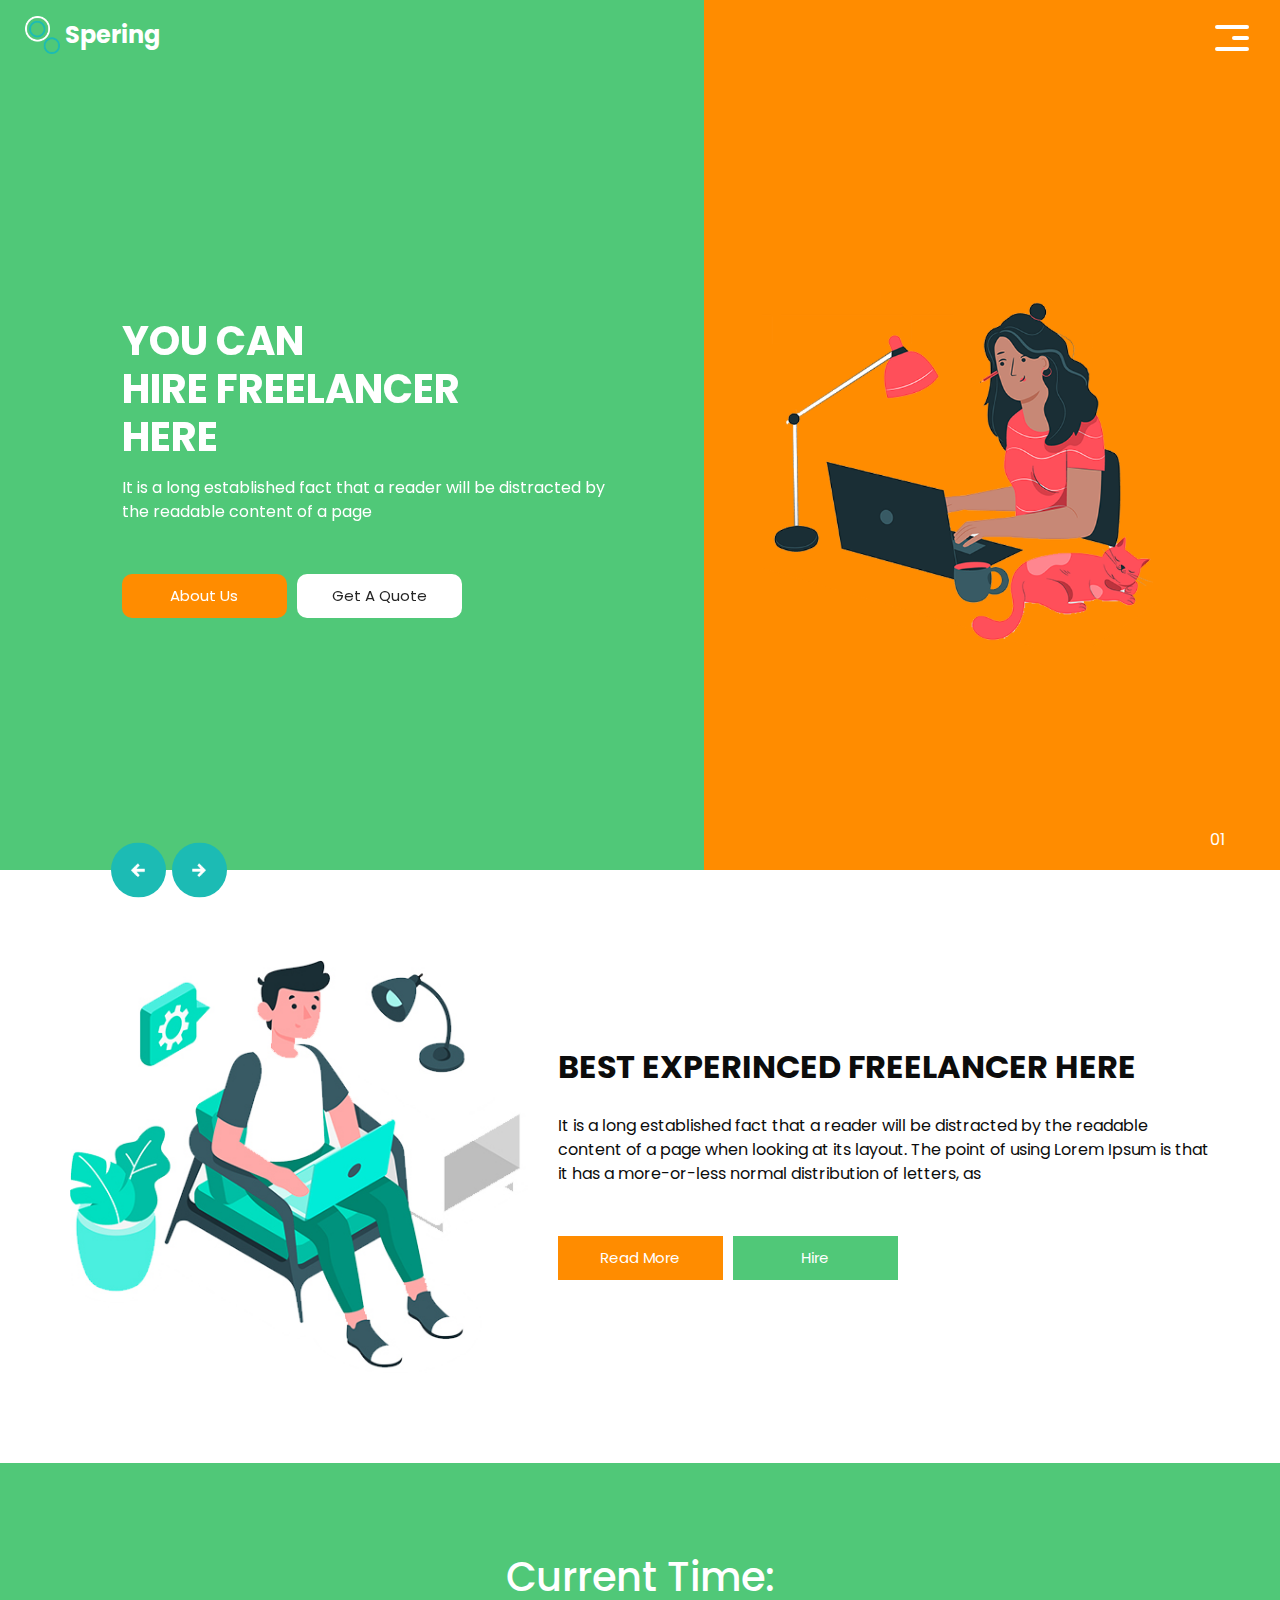
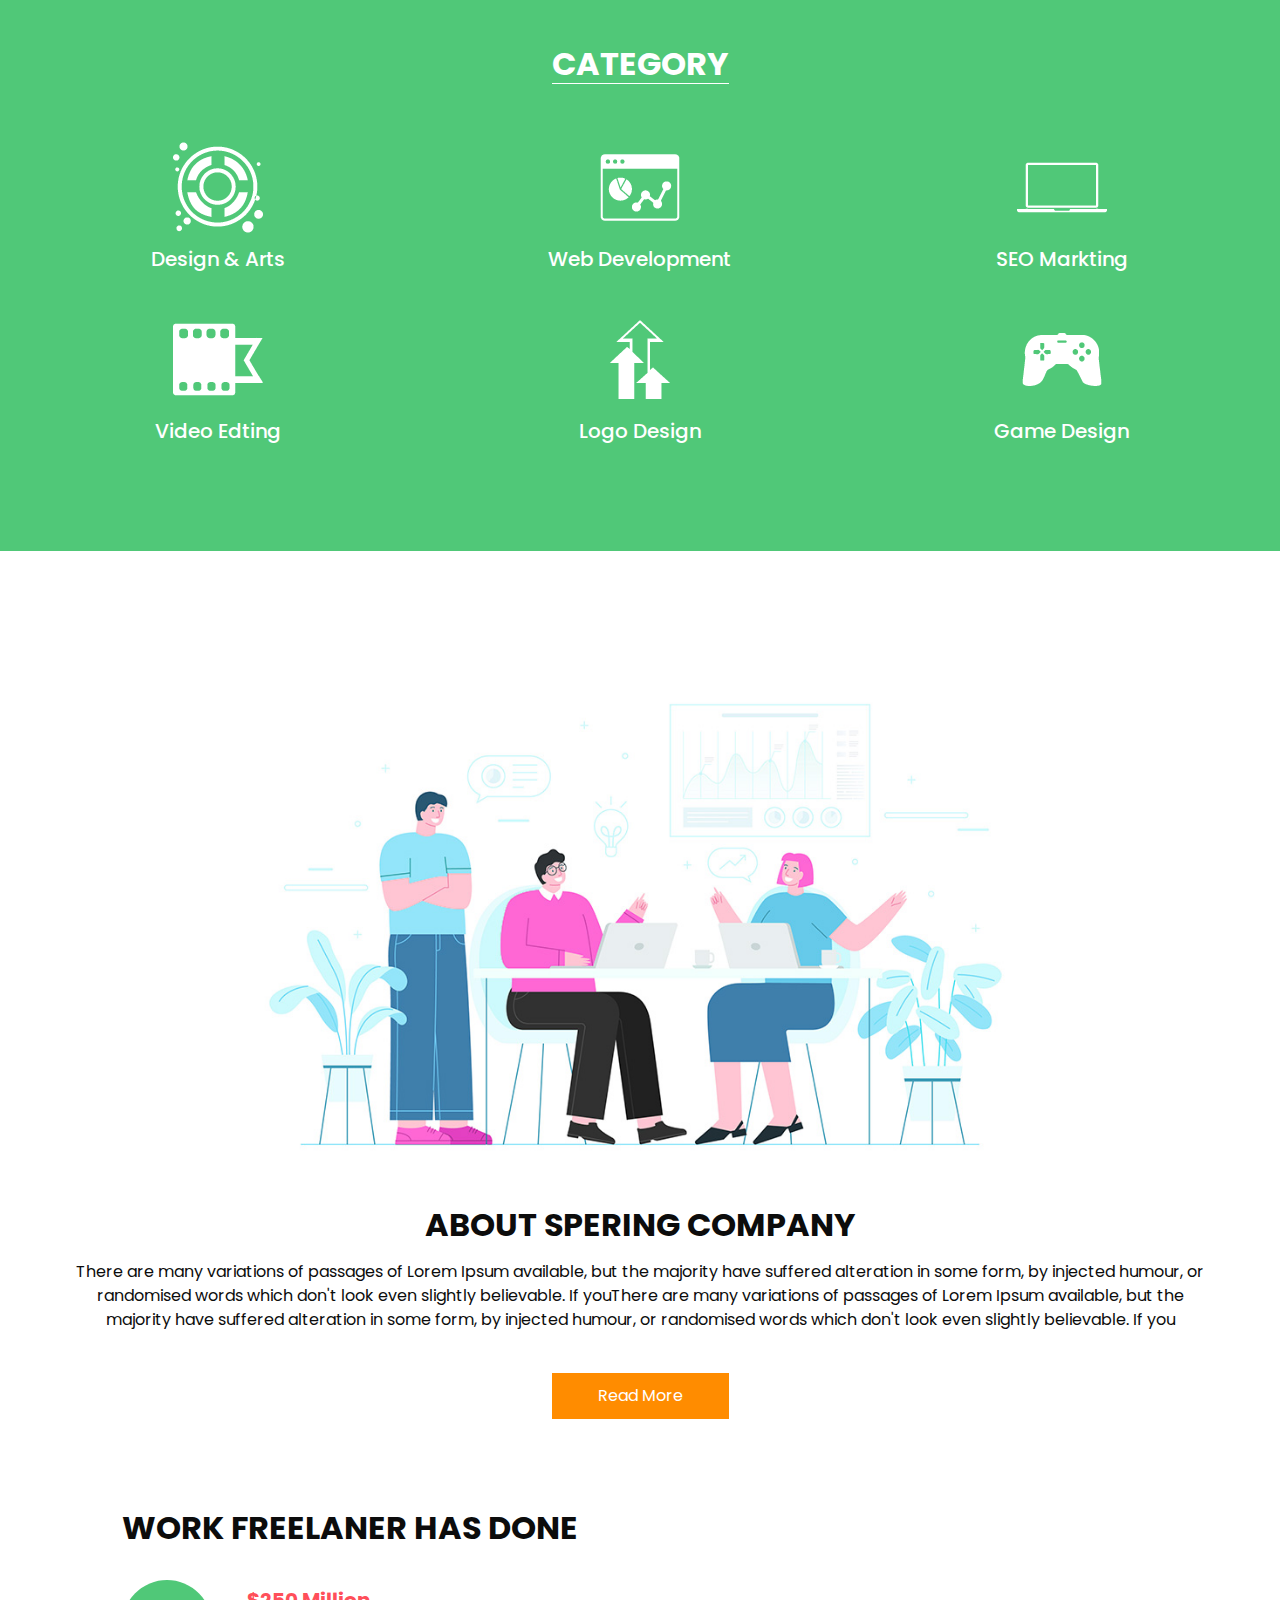
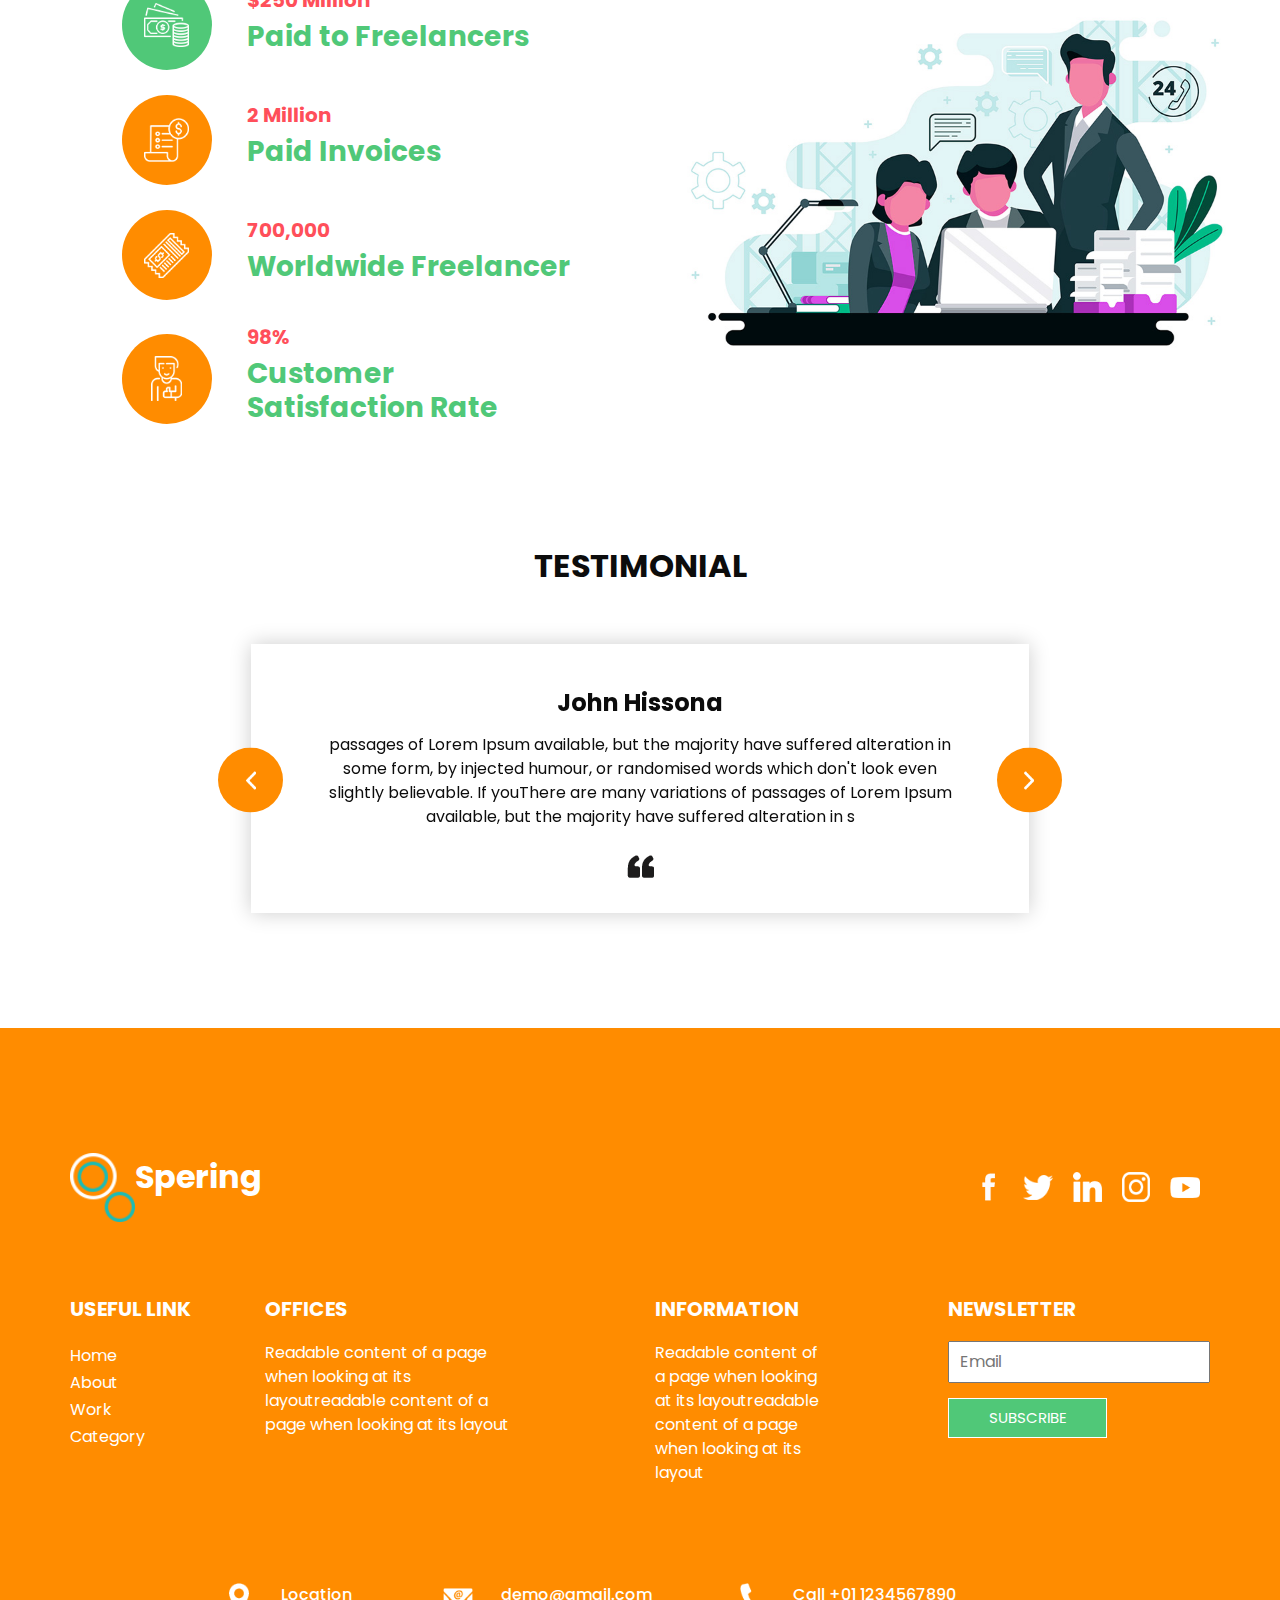
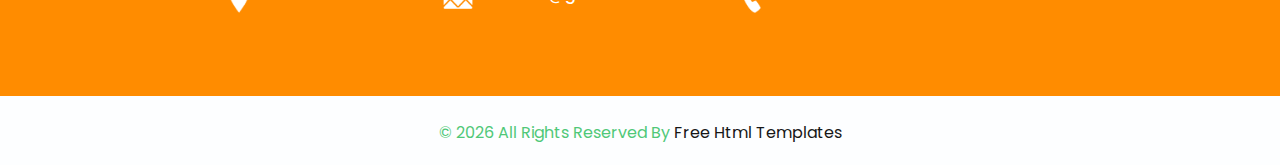
<file: index.html>
<!DOCTYPE html>
<html>

<head>
  <!-- Basic -->
  <meta charset="utf-8" />
  <meta http-equiv="X-UA-Compatible" content="IE=edge" />
  <!-- Mobile Metas -->
  <meta name="viewport" content="width=device-width, initial-scale=1, shrink-to-fit=no" />
  <!-- Site Metas -->
  <meta name="keywords" content="" />
  <meta name="description" content="" />
  <meta name="author" content="" />

  <title>Spering</title>

  <!-- bootstrap core css -->
  <link rel="stylesheet" type="text/css" href="css/bootstrap.css" />

  <link href="https://fonts.googleapis.com/css?family=Poppins:400,700&display=swap" rel="stylesheet">
  <!-- Custom styles for this template -->
  <link href="css/style.css" rel="stylesheet" />
  <!-- responsive style -->
  <link href="css/responsive.css" rel="stylesheet" />
</head>

<body>
  <div class="hero_area">
    <!-- header section strats -->
    <header class="header_section">
      <div class="container-fluid">
        <nav class="navbar navbar-expand-lg custom_nav-container">
          <a class="navbar-brand" href="index.html">
            <img src="images/logo.png" alt="" />
            <span>
              Spering
            </span>
          </a>
          <button class="navbar-toggler" type="button" data-toggle="collapse" data-target="#navbarSupportedContent" aria-controls="navbarSupportedContent" aria-expanded="false" aria-label="Toggle navigation">
            <span class="navbar-toggler-icon"></span>
          </button>

          <div class="collapse navbar-collapse" id="navbarSupportedContent">
             <ul class="navbar-nav  ">
              <li class="nav-item ">
                <a class="nav-link" href="index.html">Home <span class="sr-only">(current)</span></a>
              </li>
              <li class="nav-item">
                <a class="nav-link" href="about.html"> About</a>
              </li>
              <li class="nav-item">
                <a class="nav-link" href="work.html">Work </a>
              </li>
              <li class="nav-item active">
                <a class="nav-link" href="category.html"> Category </a>
              </li>
              <li class="nav-item">
              <a class="nav-link" id="toggle-mode">Dark Mode</a>
              </li>            
            </ul>
            <div class="user_option">
              <a href="">
                <span>
                  Login
                </span>
              </a>
              <form class="form-inline my-2 my-lg-0 ml-0 ml-lg-4 mb-3 mb-lg-0">
                <button class="btn  my-2 my-sm-0 nav_search-btn" type="submit"></button>
              </form>
            </div>
          </div>
          <div>
            <div class="custom_menu-btn ">
              <button>
                <span class=" s-1">

                </span>
                <span class="s-2">

                </span>
                <span class="s-3">

                </span>
              </button>
            </div>
          </div>

        </nav>
      </div>
    </header>
    <!-- end header section -->
    <!-- slider section -->
    <section class="slider_section ">
      <div class="carousel_btn-container">
        <a class="carousel-control-prev" href="#carouselExampleIndicators" role="button" data-slide="prev">
          <span class="sr-only">Previous</span>
        </a>
        <a class="carousel-control-next" href="#carouselExampleIndicators" role="button" data-slide="next">
          <span class="sr-only">Next</span>
        </a>
      </div>
      <div id="carouselExampleIndicators" class="carousel slide" data-ride="carousel">
        <ol class="carousel-indicators">
          <li data-target="#carouselExampleIndicators" data-slide-to="0" class="active">01</li>
          <li data-target="#carouselExampleIndicators" data-slide-to="1">02</li>
          <li data-target="#carouselExampleIndicators" data-slide-to="2">03</li>
        </ol>
        <div class="carousel-inner">
          <div class="carousel-item active">
            <div class="container-fluid">
              <div class="row">
                <div class="col-md-5 offset-md-1">
                  <div class="detail-box">
                    <h1>
                      You Can <br>
                      Hire Freelancer <br>
                      Here
                    </h1>
                    <p>
                      It is a long established fact that a reader will be distracted by
                      the readable content of a page
                    </p>
                    <div class="btn-box">
                      <a href="" class="btn-1">
                        About Us
                      </a>
                      <a href="" class="btn-2">
                        Get A Quote
                      </a>
                    </div>
                  </div>
                </div>
                <div class="offset-md-1 col-md-4 img-container">
                  <div class="img-box">
                    <img src="images/slider-img.png" alt="">
                  </div>
                </div>
              </div>
            </div>
          </div>
          <div class="carousel-item ">
            <div class="container-fluid">
              <div class="row">
                <div class="col-md-5 offset-md-1">
                  <div class="detail-box">
                    <h1>
                      You Can <br>
                      Hire Freelancer <br>
                      Here
                    </h1>
                    <p>
                      It is a long established fact that a reader will be distracted by
                      the readable content of a page
                    </p>
                    <div class="btn-box">
                      <a href="" class="btn-1">
                        About Us
                      </a>
                      <a href="" class="btn-2">
                        Get A Quote
                      </a>
                    </div>
                  </div>
                </div>
                <div class="offset-md-1 col-md-4 img-container">
                  <div class="img-box">
                    <img src="images/slider-img.png" alt="">
                  </div>
                </div>
              </div>
            </div>
          </div>
          <div class="carousel-item ">
            <div class="container-fluid">
              <div class="row">
                <div class="col-md-5 offset-md-1">
                  <div class="detail-box">
                    <h1>
                      You Can <br>
                      Hire Freelancer <br>
                      Here
                    </h1>
                    <p>
                      It is a long established fact that a reader will be distracted by
                      the readable content of a page
                    </p>
                    <div class="btn-box">
                      <a href="" class="btn-1">
                        About Us
                      </a>
                      <a href="" class="btn-2">
                        Get A Quote
                      </a>
                    </div>
                  </div>
                </div>
                <div class="offset-md-1 col-md-4 img-container">
                  <div class="img-box">
                    <img src="images/slider-img.png" alt="">
                  </div>
                </div>
              </div>
            </div>
          </div>
        </div>

      </div>

    </section>
    <!-- end slider section -->
  </div>


  <!-- experience section -->

  <section class="experience_section layout_padding">
    <div class="container">
      <div class="row">
        <div class="col-md-5">
          <div class="img-box">
            <img src="images/experience-img.jpg" alt="">
          </div>
        </div>
        <div class="col-md-7">
          <div class="detail-box">
            <div class="heading_container">
              <h2>
                Best Experinced Freelancer Here
              </h2>
            </div>
            <p>
              It is a long established fact that a reader will be distracted by the readable content of a page when looking at its layout. The point of using Lorem Ipsum is that it has a more-or-less normal distribution of letters, as
            </p>
            <div class="btn-box">
              <a href="" class="btn-1">
                Read More
              </a>
              <a href="" class="btn-2">
                Hire
              </a>
            </div>
          </div>
        </div>

      </div>
    </div>
  </section>

  <!-- end experience section -->

  <!-- category section -->

  <section class="category_section layout_padding">
    <div class="container">
       <h1>Current Time:<div id="time"></div></h1><br>
      <div class="heading_container">
        <h2>
          Category
        </h2>
      </div>
      <div class="category_container">
        <div class="box">
          <div class="img-box">
            <img src="images/c1.png" alt="">
          </div>
          <div class="detail-box">
            <h5>
              Design & Arts
            </h5>
          </div>
        </div>
        <div class="box">
          <div class="img-box">
            <img src="images/c2.png" alt="">
          </div>
          <div class="detail-box">
            <h5>
              Web Development
            </h5>
          </div>
        </div>
        <div class="box">
          <div class="img-box">
            <img src="images/c3.png" alt="">
          </div>
          <div class="detail-box">
            <h5>
              SEO Markting
            </h5>
          </div>
        </div>
        <div class="box">
          <div class="img-box">
            <img src="images/c4.png" alt="">
          </div>
          <div class="detail-box">
            <h5>
              Video Edting
            </h5>
          </div>
        </div>
        <div class="box">
          <div class="img-box">
            <img src="images/c5.png" alt="">
          </div>
          <div class="detail-box">
            <h5>
              Logo Design
            </h5>
          </div>
        </div>
        <div class="box">
          <div class="img-box">
            <img src="images/c6.png" alt="">
          </div>
          <div class="detail-box">
            <h5>
              Game Design
            </h5>
          </div>
        </div>
      </div>
    </div>


  </section>


  <!-- end category section -->

  <!-- about section -->

  <section class="about_section layout_padding">
    <div class="container">
      <div class="row">
        <div class="col-md-10 col-lg-9 mx-auto">
          <div class="img-box">
            <img src="images/about-img.jpg" alt="">
          </div>
        </div>
      </div>
      <div class="detail-box">
        <h2>
          About Spering Company
        </h2>
        <p>
          There are many variations of passages of Lorem Ipsum available, but the majority have suffered alteration in some form, by injected humour, or randomised words which don't look even slightly believable. If youThere are many variations of passages of Lorem Ipsum available, but the majority have suffered alteration in some form, by injected humour, or randomised words which don't look even slightly believable. If you
        </p>
        <a href="">
          Read More
        </a>
      </div>
    </div>
  </section>

  <!-- end about section -->

  <!-- freelance section -->

  <section class="freelance_section ">
    <div id="accordion">
      <div class="container-fluid">
        <div class="row">
          <div class="col-md-5 offset-md-1">
            <div class="detail-box">
              <div class="heading_container">
                <h2>
                  Work Freelaner Has Done
                </h2>
              </div>
              <div class="tab_container">
                <div class="t-link-box" data-toggle="collapse" data-target="#collapseOne" aria-expanded="true" aria-controls="collapseOne">
                  <div class="img-box">
                    <img src="images/f1.png" alt="">
                  </div>
                  <div class="detail-box">
                    <h5>
                      $250 Million
                    </h5>
                    <h3>
                      Paid to Freelancers
                    </h3>
                  </div>
                </div>
                <div class="t-link-box collapsed" data-toggle="collapse" data-target="#collapseTwo" aria-expanded="false" aria-controls="collapseTwo">
                  <div class="img-box">
                    <img src="images/f2.png" alt="">
                  </div>
                  <div class="detail-box">
                    <h5>
                      2 Million
                    </h5>
                    <h3>
                      Paid Invoices
                    </h3>
                  </div>
                </div>
                <div class="t-link-box collapsed" data-toggle="collapse" data-target="#collapseThree" aria-expanded="false" aria-controls="collapseThree">
                  <div class="img-box">
                    <img src="images/f3.png" alt="">
                  </div>
                  <div class="detail-box">
                    <h5>
                      700,000
                    </h5>
                    <h3>
                      Worldwide Freelancer
                    </h3>
                  </div>
                </div>
                <div class="t-link-box collapsed" data-toggle="collapse" data-target="#collapseFour" aria-expanded="false" aria-controls="collapseFour">
                  <div class="img-box">
                    <img src="images/f4.png" alt="">
                  </div>
                  <div class="detail-box">
                    <h5>
                      98%
                    </h5>
                    <h3>
                      Customer <br>
                      Satisfaction Rate
                    </h3>
                  </div>
                </div>
              </div>
            </div>
          </div>
          <div class="col-md-6">
            <div class="collapse show" id="collapseOne" aria-labelledby="headingOne" data-parent="#accordion">
              <div class="img-box">
                <img src="images/freelance-img.jpg" alt="">
              </div>
            </div>
            <div class="collapse" id="collapseTwo" aria-labelledby="headingTwo" data-parent="#accordion">
              <div class="img-box">
                <img src="images/freelance-img.jpg" alt="">
              </div>
            </div>
            <div class="collapse" id="collapseThree" aria-labelledby="headingThree" data-parent="#accordion">
              <div class="img-box">
                <img src="images/freelance-img.jpg" alt="">
              </div>
            </div>
            <div class="collapse" id="collapseFour" aria-labelledby="headingfour" data-parent="#accordion">
              <div class="img-box">
                <img src="images/freelance-img.jpg" alt="">
              </div>
            </div>
          </div>
        </div>
      </div>
    </div>
  </section>

  <!-- end freelance section -->

  <!-- client section -->

  <section class="client_section layout_padding">
    <div class="container">
      <div class="row">
        <div class="col-lg-9 col-md-10 mx-auto">
          <div class="heading_container">
            <h2>
              Testimonial
            </h2>
          </div>
          <div id="carouselExampleControls" class="carousel slide" data-ride="carousel">
            <div class="carousel-inner">
              <div class="carousel-item active">
                <div class="detail-box">
                  <h4>
                    John Hissona
                  </h4>
                  <p>
                    passages of Lorem Ipsum available, but the majority have suffered alteration in some form, by injected humour, or randomised words which don't look even slightly believable. If youThere are many variations of passages of Lorem Ipsum available, but the majority have suffered alteration in s
                  </p>
                  <img src="images/quote.png" alt="">
                </div>
              </div>
              <div class="carousel-item">
                <div class="detail-box">
                  <h4>
                    John Hissona
                  </h4>
                  <p>
                    passages of Lorem Ipsum available, but the majority have suffered alteration in some form, by injected humour, or randomised words which don't look even slightly believable. If youThere are many variations of passages of Lorem Ipsum available, but the majority have suffered alteration in s
                  </p>
                  <img src="images/quote.png" alt="">
                </div>
              </div>
              <div class="carousel-item">
                <div class="detail-box">
                  <h4>
                    John Hissona
                  </h4>
                  <p>
                    passages of Lorem Ipsum available, but the majority have suffered alteration in some form, by injected humour, or randomised words which don't look even slightly believable. If youThere are many variations of passages of Lorem Ipsum available, but the majority have suffered alteration in s
                  </p>
                  <img src="images/quote.png" alt="">
                </div>
              </div>
            </div>
            <a class="carousel-control-prev" href="#carouselExampleControls" role="button" data-slide="prev">
              <span class="sr-only">Previous</span>
            </a>
            <a class="carousel-control-next" href="#carouselExampleControls" role="button" data-slide="next">
              <span class="sr-only">Next</span>
            </a>
          </div>
        </div>
      </div>
    </div>
  </section>

  <!-- end client section -->



  <!-- info section -->

  <section class="info_section ">
    <div class="info_container layout_padding-top">
      <div class="container">
        <div class="info_top">
          <div class="info_logo">
            <img src="images/logo.png" alt="" />
            <span>
              Spering
            </span>
          </div>
          <div class="social_box">
            <a href="#">
              <img src="images/fb.png" alt="">
            </a>
            <a href="#">
              <img src="images/twitter.png" alt="">
            </a>
            <a href="#">
              <img src="images/linkedin.png" alt="">
            </a>
            <a href="#">
              <img src="images/instagram.png" alt="">
            </a>
            <a href="#">
              <img src="images/youtube.png" alt="">
            </a>
          </div>
        </div>

        <div class="info_main">
          <div class="row">
            <div class="col-md-3 col-lg-2">
              <div class="info_link-box">
                <h5>
                  Useful Link
                </h5>
                <ul>
                  <li class=" active">
                    <a class="" href="index.html">Home <span class="sr-only">(current)</span></a>
                  </li>
                  <li class="">
                    <a class="" href="about.html">About </a>
                  </li>
                  <li class="">
                    <a class="" href="work.html">Work </a>
                  </li>
                  <li class="">
                    <a class="" href="category.html">Category </a>
                  </li>
                </ul>
              </div>
            </div>
            <div class="col-md-3 ">
              <h5>
                Offices
              </h5>
              <p>
                Readable content of a page when looking at its layoutreadable content of a page when looking at its layout
              </p>
            </div>

            <div class="col-md-3 col-lg-2 offset-lg-1">
              <h5>
                Information
              </h5>
              <p>
                Readable content of a page when looking at its layoutreadable content of a page when looking at its layout
              </p>
            </div>

            <div class="col-md-3  offset-lg-1">
              <div class="info_form ">
                <h5>
                  Newsletter
                </h5>
                <form action="">
                  <input type="email" placeholder="Email">
                  <button>
                    Subscribe
                  </button>
                </form>
              </div>
            </div>
          </div>
        </div>
        <div class="row">
          <div class="col-lg-9 col-md-10 mx-auto">
            <div class="info_contact layout_padding2">
              <div class="row">
                <div class="col-md-3">
                  <a href="#" class="link-box">
                    <div class="img-box">
                      <img src="images/location.png" alt="">
                    </div>
                    <div class="detail-box">
                      <h6>
                        Location
                      </h6>
                    </div>
                  </a>
                </div>
                <div class="col-md-4">
                  <a href="#" class="link-box">
                    <div class="img-box">
                      <img src="images/mail.png" alt="">
                    </div>
                    <div class="detail-box">
                      <h6>
                        demo@gmail.com
                      </h6>
                    </div>
                  </a>
                </div>
                <div class="col-md-5">
                  <a href="#" class="link-box">
                    <div class="img-box">
                      <img src="images/call.png" alt="">
                    </div>
                    <div class="detail-box">
                      <h6>
                        Call +01 1234567890
                      </h6>
                    </div>
                  </a>
                </div>
              </div>
            </div>
          </div>
        </div>

      </div>
    </div>
  </section>

  <!-- end info section -->

  <!-- footer section -->
  <footer class="container-fluid footer_section ">
    <div class="container">
      <p>
        &copy; <span id="displayDate"></span> All Rights Reserved By
        <a href="https://html.design/">Free Html Templates</a>
      </p>
    </div>
  </footer>
  <!-- end  footer section -->


  <script src="js/jquery-3.4.1.min.js"></script>
  <script src="js/bootstrap.js"></script>
  <script src="js/custom.js"></script>
<script>
        const backToTop = document.createElement('button');
        backToTop.innerHTML = "↑";
        backToTop.style.cssText = "position:fixed; bottom:20px; right:20px; background:orange; color:white; border:none; padding:10px; border-radius:5px; display:none; cursor:pointer; font-size:20px;";
        document.body.appendChild(backToTop);

        window.addEventListener('scroll', () => {
            if (window.scrollY > 300) {
                backToTop.style.display = "block";
            } else {
                backToTop.style.display = "none";
            }
        });

        backToTop.addEventListener('click', () => {
            window.scrollTo({ top: 0, behavior: 'smooth' });
        });

        document.addEventListener("DOMContentLoaded", function () {
    document.getElementById("toggle-mode").onclick = function () {
        document.body.classList.toggle("dark-mode");
    };
});
        function updateTime() {
            document.getElementById('time').innerText = new Date().toLocaleTimeString();
        }
        setInterval(updateTime, 1000);
    
   
    </script>
</body>

</body>
</body>

</html>
</file>
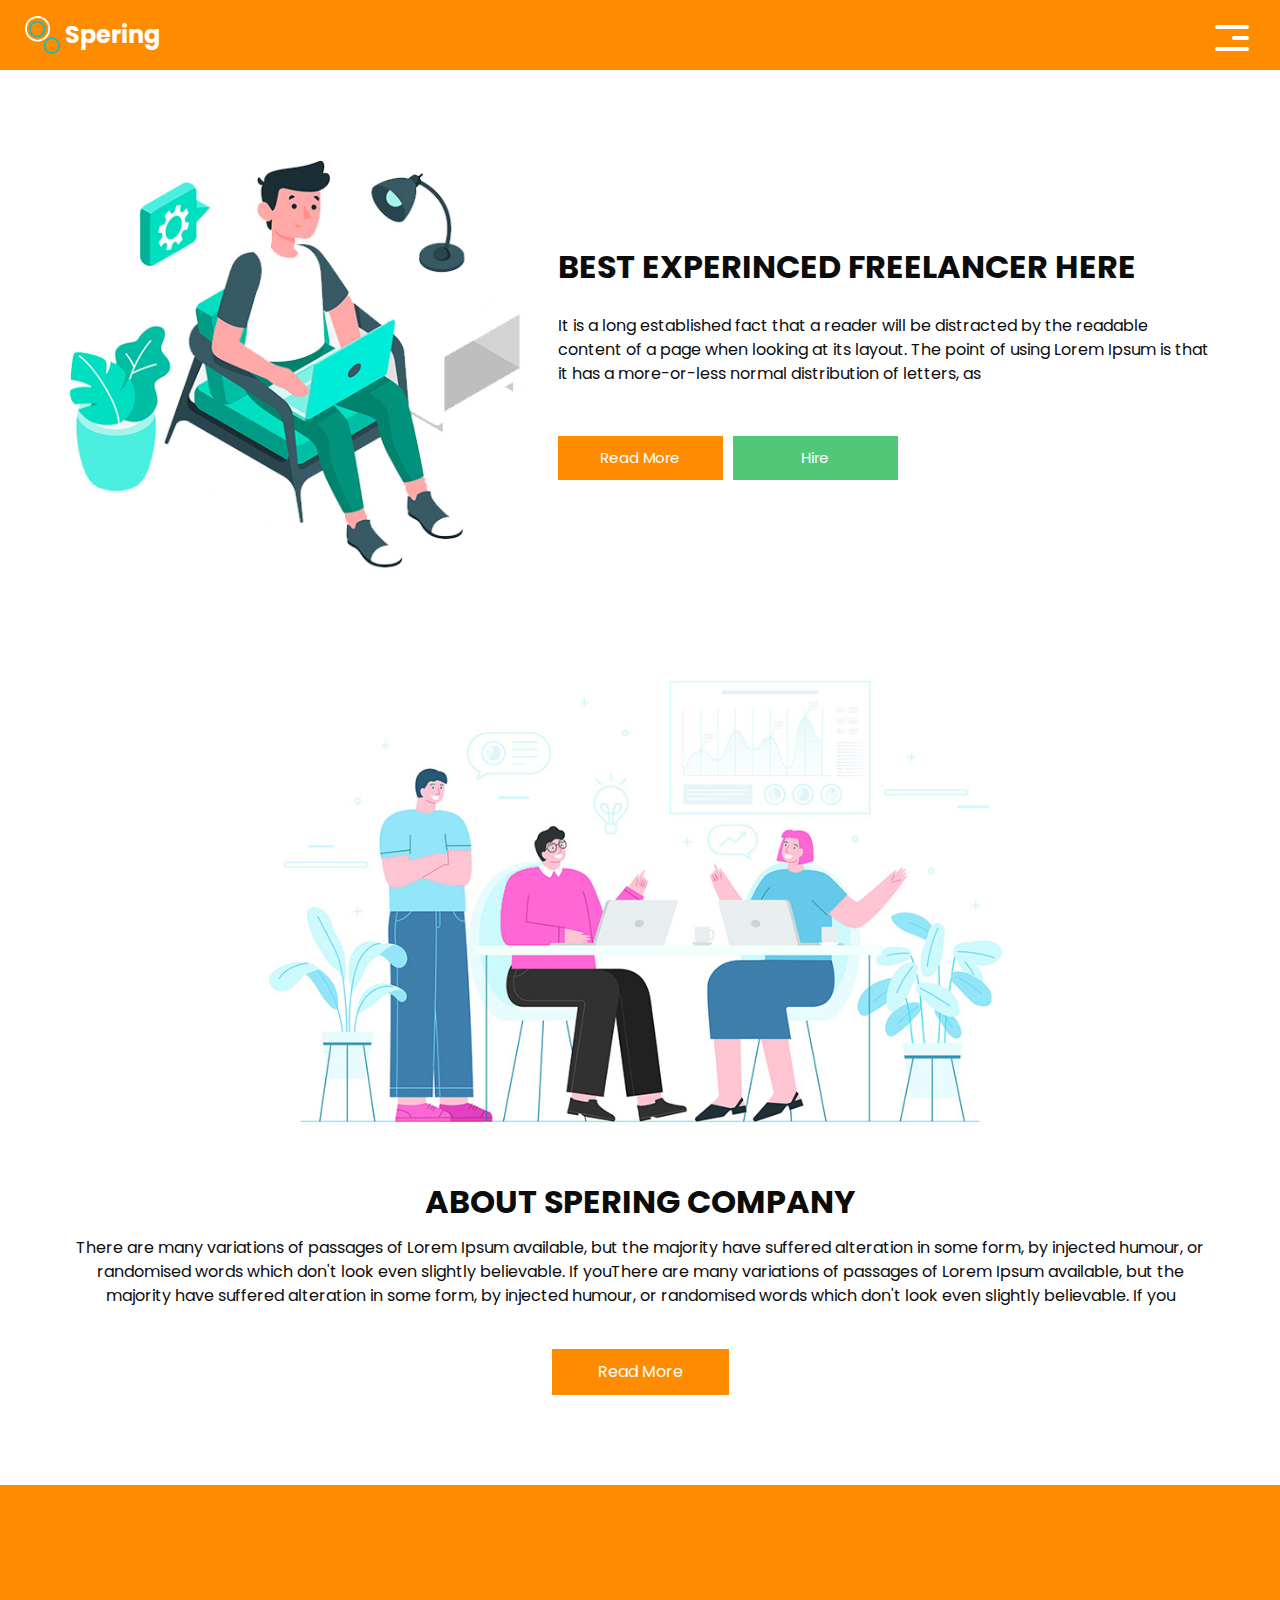
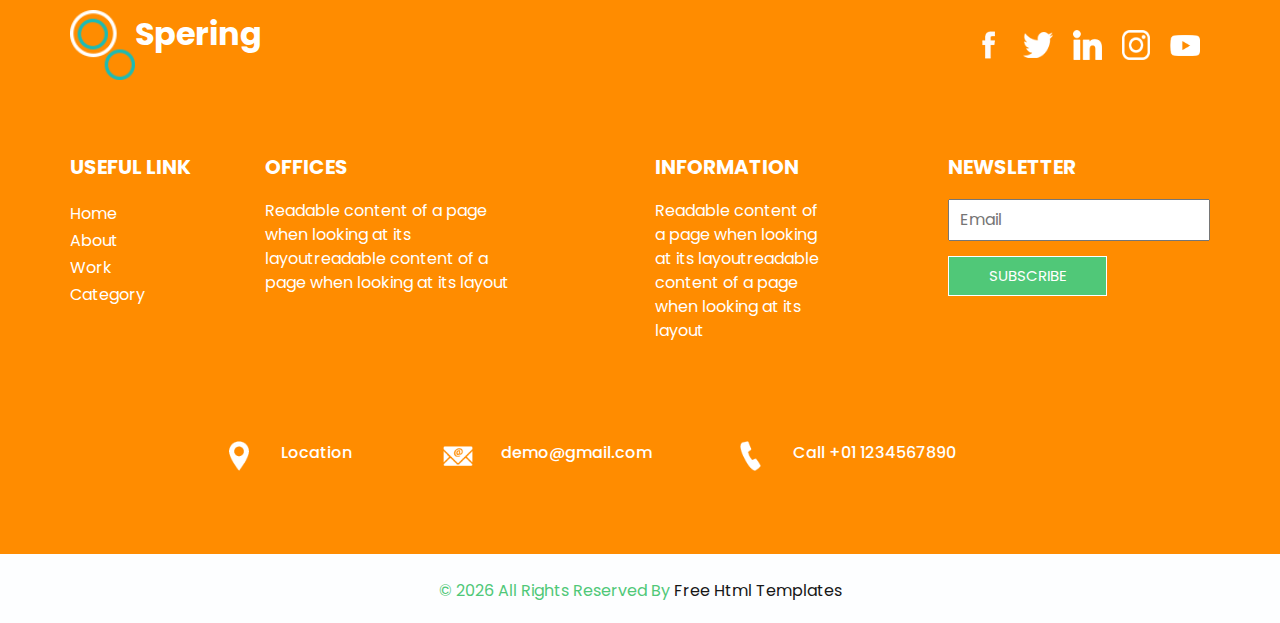
<file: about.html>
<!DOCTYPE html>
<html>

<head>
  <!-- Basic -->
  <meta charset="utf-8" />
  <meta http-equiv="X-UA-Compatible" content="IE=edge" />
  <!-- Mobile Metas -->
  <meta name="viewport" content="width=device-width, initial-scale=1, shrink-to-fit=no" />
  <!-- Site Metas -->
  <meta name="keywords" content="" />
  <meta name="description" content="" />
  <meta name="author" content="" />

  <title>Spering</title>

  <!-- bootstrap core css -->
  <link rel="stylesheet" type="text/css" href="css/bootstrap.css" />

  <link href="https://fonts.googleapis.com/css?family=Poppins:400,700&display=swap" rel="stylesheet">
  <!-- Custom styles for this template -->
  <link href="css/style.css" rel="stylesheet" />
  <!-- responsive style -->
  <link href="css/responsive.css" rel="stylesheet" />
</head>

<body class="sub_page">
  <div class="hero_area">
    <!-- header section strats -->
    <header class="header_section">
      <div class="container-fluid">
        <nav class="navbar navbar-expand-lg custom_nav-container">
          <a class="navbar-brand" href="index.html">
            <img src="images/logo.png" alt="" />
            <span>
              Spering
            </span>
          </a>
          <button class="navbar-toggler" type="button" data-toggle="collapse" data-target="#navbarSupportedContent" aria-controls="navbarSupportedContent" aria-expanded="false" aria-label="Toggle navigation">
            <span class="navbar-toggler-icon"></span>
          </button>

          <div class="collapse navbar-collapse" id="navbarSupportedContent">
            <ul class="navbar-nav  ">
              <li class="nav-item ">
                <a class="nav-link" href="index.html">Home <span class="sr-only">(current)</span></a>
              </li>
              <li class="nav-item">
                <a class="nav-link" href="about.html"> About</a>
              </li>
              <li class="nav-item">
                <a class="nav-link" href="work.html">Work </a>
              </li>
              <li class="nav-item active">
                <a class="nav-link" href="category.html"> Category </a>
              </li>
              <li class="nav-item">
              <a class="nav-link" id="toggle-mode">Dark Mode</a>
              </li>
            </ul>
            <div class="user_option">
              <a href="">
                <span>
                  Login
                </span>
              </a>
              <form class="form-inline my-2 my-lg-0 ml-0 ml-lg-4 mb-3 mb-lg-0">
                <button class="btn  my-2 my-sm-0 nav_search-btn" type="submit"></button>
              </form>
            </div>
          </div>
          <div>
            <div class="custom_menu-btn ">
              <button>
                <span class=" s-1">

                </span>
                <span class="s-2">

                </span>
                <span class="s-3">

                </span>
              </button>
            </div>
          </div>

        </nav>
      </div>
    </header>
    <!-- end header section -->
  </div>


  <!-- experience section -->

  <section class="experience_section layout_padding-top layout_padding2-bottom">
    <div class="container">
      <div class="row">
        <div class="col-md-5">
          <div class="img-box">
            <img src="images/experience-img.jpg" alt="">
          </div>
        </div>
        <div class="col-md-7">
          <div class="detail-box">
            <div class="heading_container">
              <h2>
                Best Experinced Freelancer Here
              </h2>
            </div>
            <p>
              It is a long established fact that a reader will be distracted by the readable content of a page when looking at its layout. The point of using Lorem Ipsum is that it has a more-or-less normal distribution of letters, as
            </p>
            <div class="btn-box">
              <a href="" class="btn-1">
                Read More
              </a>
              <a href="" class="btn-2">
                Hire
              </a>
            </div>
          </div>
        </div>

      </div>
    </div>
  </section>

  <!-- end experience section -->


  <!-- about section -->

  <section class="about_section layout_padding-bottom">
    <div class="container">
      <div class="row">
        <div class="col-md-10 col-lg-9 mx-auto">
          <div class="img-box">
            <img src="images/about-img.jpg" alt="">
          </div>
        </div>
      </div>
      <div class="detail-box">
        <h2>
          About Spering Company
        </h2>
        <p>
          There are many variations of passages of Lorem Ipsum available, but the majority have suffered alteration in some form, by injected humour, or randomised words which don't look even slightly believable. If youThere are many variations of passages of Lorem Ipsum available, but the majority have suffered alteration in some form, by injected humour, or randomised words which don't look even slightly believable. If you
        </p>
        <a href="">
          Read More
        </a>
      </div>
    </div>
  </section>

  <!-- end about section -->

  <!-- info section -->

  <section class="info_section ">
    <div class="info_container layout_padding-top">
      <div class="container">
        <div class="info_top">
          <div class="info_logo">
            <img src="images/logo.png" alt="" />
            <span>
              Spering
            </span>
          </div>
          <div class="social_box">
            <a href="#">
              <img src="images/fb.png" alt="">
            </a>
            <a href="#">
              <img src="images/twitter.png" alt="">
            </a>
            <a href="#">
              <img src="images/linkedin.png" alt="">
            </a>
            <a href="#">
              <img src="images/instagram.png" alt="">
            </a>
            <a href="#">
              <img src="images/youtube.png" alt="">
            </a>
          </div>
        </div>

        <div class="info_main">
          <div class="row">
            <div class="col-md-3 col-lg-2">
              <div class="info_link-box">
                <h5>
                  Useful Link
                </h5>
                <ul>
                  <li class=" active">
                    <a class="" href="index.html">Home <span class="sr-only">(current)</span></a>
                  </li>
                  <li class="">
                    <a class="" href="about.html">About </a>
                  </li>
                  <li class="">
                    <a class="" href="work.html">Work </a>
                  </li>
                  <li class="">
                    <a class="" href="category.html">Category </a>
                  </li>
                </ul>
              </div>
            </div>
            <div class="col-md-3 ">
              <h5>
                Offices
              </h5>
              <p>
                Readable content of a page when looking at its layoutreadable content of a page when looking at its layout
              </p>
            </div>

            <div class="col-md-3 col-lg-2 offset-lg-1">
              <h5>
                Information
              </h5>
              <p>
                Readable content of a page when looking at its layoutreadable content of a page when looking at its layout
              </p>
            </div>

            <div class="col-md-3  offset-lg-1">
              <div class="info_form ">
                <h5>
                  Newsletter
                </h5>
                <form action="">
                  <input type="email" placeholder="Email">
                  <button>
                    Subscribe
                  </button>
                </form>
              </div>
            </div>
          </div>
        </div>
        <div class="row">
          <div class="col-lg-9 col-md-10 mx-auto">
            <div class="info_contact layout_padding2">
              <div class="row">
                <div class="col-md-3">
                  <a href="#" class="link-box">
                    <div class="img-box">
                      <img src="images/location.png" alt="">
                    </div>
                    <div class="detail-box">
                      <h6>
                        Location
                      </h6>
                    </div>
                  </a>
                </div>
                <div class="col-md-4">
                  <a href="#" class="link-box">
                    <div class="img-box">
                      <img src="images/mail.png" alt="">
                    </div>
                    <div class="detail-box">
                      <h6>
                        demo@gmail.com
                      </h6>
                    </div>
                  </a>
                </div>
                <div class="col-md-5">
                  <a href="#" class="link-box">
                    <div class="img-box">
                      <img src="images/call.png" alt="">
                    </div>
                    <div class="detail-box">
                      <h6>
                        Call +01 1234567890
                      </h6>
                    </div>
                  </a>
                </div>
              </div>
            </div>
          </div>
        </div>

      </div>
    </div>
  </section>

  <!-- end info section -->

  <!-- footer section -->
  <footer class="container-fluid footer_section ">
    <div class="container">
      <p>
        &copy; <span id="displayDate"></span> All Rights Reserved By
        <a href="https://html.design/">Free Html Templates</a>
      </p>
    </div>
  </footer>
  <!-- end  footer section -->


  <script src="js/jquery-3.4.1.min.js"></script>
  <script src="js/bootstrap.js"></script>
  <script src="js/custom.js"></script>

<script>
        const backToTop = document.createElement('button');
        backToTop.innerHTML = "↑";
        backToTop.style.cssText = "position:fixed; bottom:20px; right:20px; background:orange; color:white; border:none; padding:10px; border-radius:5px; display:none; cursor:pointer; font-size:20px;";
        document.body.appendChild(backToTop);

        window.addEventListener('scroll', () => {
            if (window.scrollY > 300) {
                backToTop.style.display = "block";
            } else {
                backToTop.style.display = "none";
            }
        });

        backToTop.addEventListener('click', () => {
            window.scrollTo({ top: 0, behavior: 'smooth' });
        });

        document.addEventListener("DOMContentLoaded", function () {
    document.getElementById("toggle-mode").onclick = function () {
        document.body.classList.toggle("dark-mode");
    };
});
    </script>
</body>

</body>
</body>

</html>
</file>
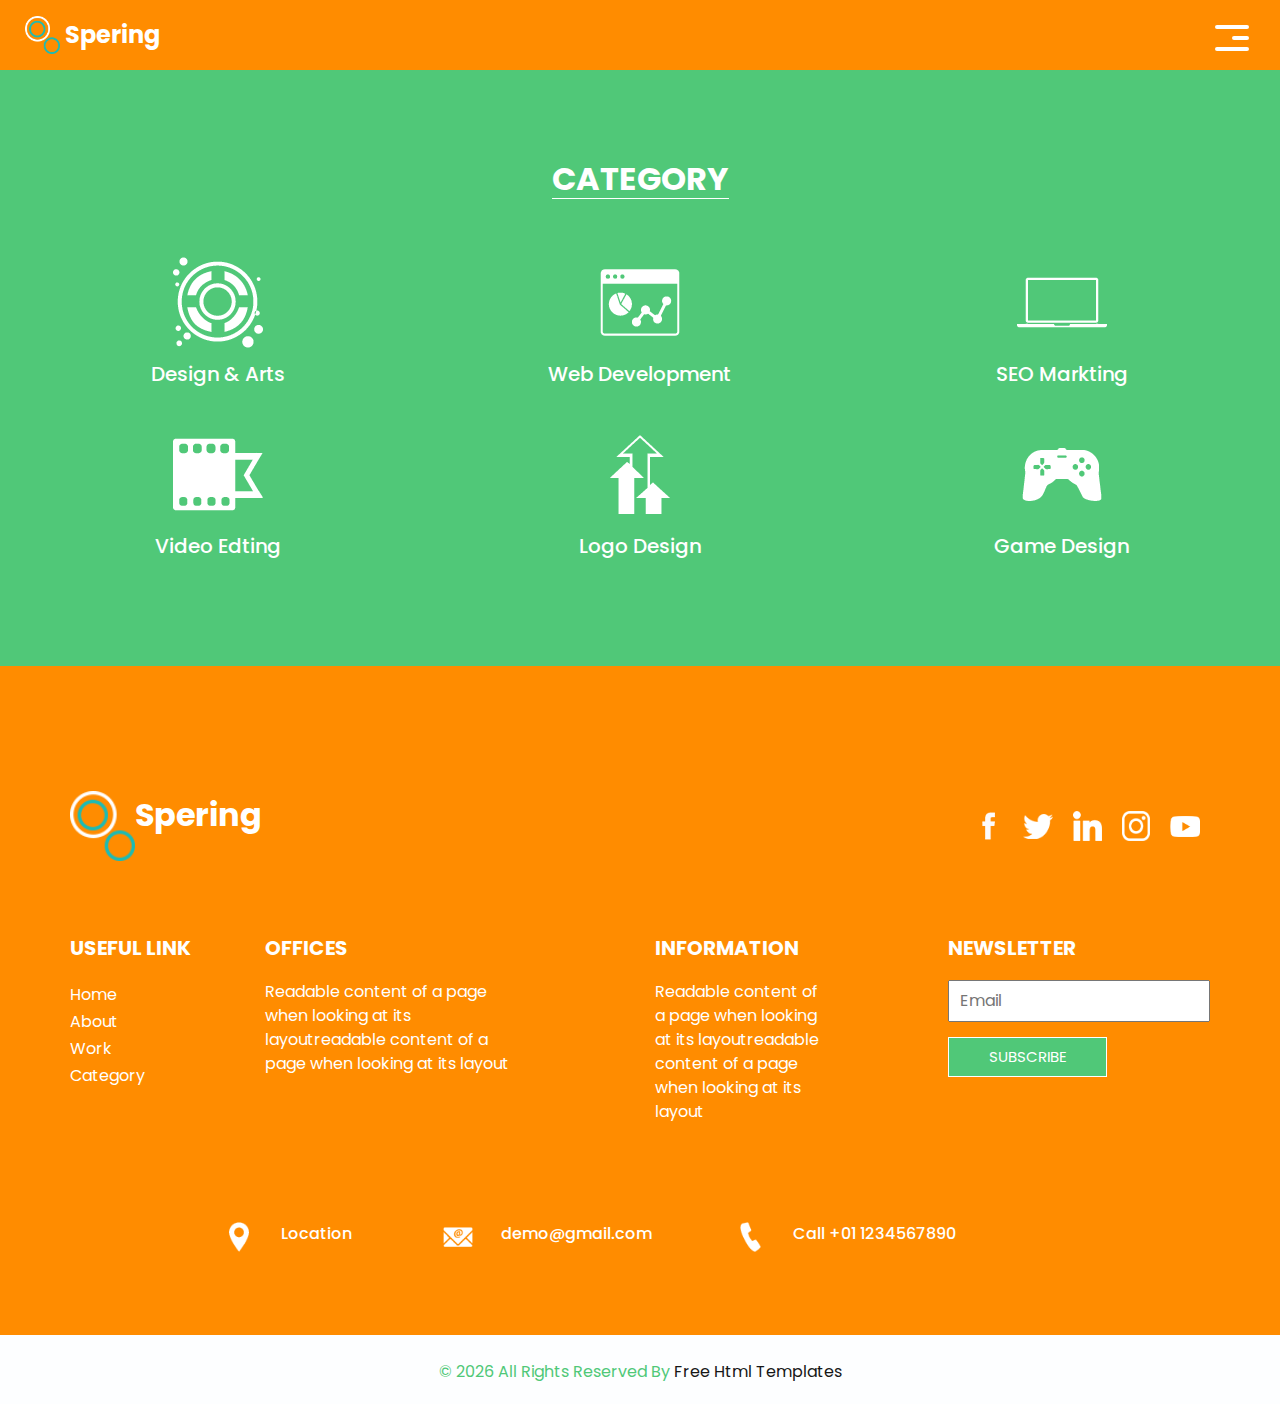
<file: category.html>
<!DOCTYPE html>
<html>

<head>
  <!-- Basic -->
  <meta charset="utf-8" />
  <meta http-equiv="X-UA-Compatible" content="IE=edge" />
  <!-- Mobile Metas -->
  <meta name="viewport" content="width=device-width, initial-scale=1, shrink-to-fit=no" />
  <!-- Site Metas -->
  <meta name="keywords" content="" />
  <meta name="description" content="" />
  <meta name="author" content="" />

  <title>Spering</title>

  <!-- bootstrap core css -->
  <link rel="stylesheet" type="text/css" href="css/bootstrap.css" />

  <link href="https://fonts.googleapis.com/css?family=Poppins:400,700&display=swap" rel="stylesheet">
  <!-- Custom styles for this template -->
  <link href="css/style.css" rel="stylesheet" />
  <!-- responsive style -->
  <link href="css/responsive.css" rel="stylesheet" />
</head>

<body class="sub_page">
  <div class="hero_area">
    <!-- header section strats -->
    <header class="header_section">
      <div class="container-fluid">
        <nav class="navbar navbar-expand-lg custom_nav-container">
          <a class="navbar-brand" href="index.html">
            <img src="images/logo.png" alt="" />
            <span>
              Spering
            </span>
          </a>
          <button class="navbar-toggler" type="button" data-toggle="collapse" data-target="#navbarSupportedContent" aria-controls="navbarSupportedContent" aria-expanded="false" aria-label="Toggle navigation">
            <span class="navbar-toggler-icon"></span>
          </button>

          <div class="collapse navbar-collapse" id="navbarSupportedContent">
           <ul class="navbar-nav  ">
              <li class="nav-item ">
                <a class="nav-link" href="index.html">Home <span class="sr-only">(current)</span></a>
              </li>
              <li class="nav-item">
                <a class="nav-link" href="about.html"> About</a>
              </li>
              <li class="nav-item">
                <a class="nav-link" href="work.html">Work </a>
              </li>
              <li class="nav-item active">
                <a class="nav-link" href="category.html"> Category </a>
              </li>
              <li class="nav-item">
              <a class="nav-link" id="toggle-mode">Dark Mode</a>
              </li>
            </ul>
            <div class="user_option">
              <a href="">
                <span>
                  Login
                </span>
              </a>
              <form class="form-inline my-2 my-lg-0 ml-0 ml-lg-4 mb-3 mb-lg-0">
                <button class="btn  my-2 my-sm-0 nav_search-btn" type="submit"></button>
              </form>
            </div>
          </div>
          <div>
            <div class="custom_menu-btn ">
              <button>
                <span class=" s-1">

                </span>
                <span class="s-2">

                </span>
                <span class="s-3">

                </span>
              </button>
            </div>
          </div>

        </nav>
      </div>
    </header>
    <!-- end header section -->
  </div>

  <!-- category section -->

  <section class="category_section layout_padding">
    <div class="container">
      <div class="heading_container">
        <h2>
          Category
        </h2>
      </div>
      <div class="category_container">
        <div class="box">
          <div class="img-box">
            <img src="images/c1.png" alt="">
          </div>
          <div class="detail-box">
            <h5>
              Design & Arts
            </h5>
          </div>
        </div>
        <div class="box">
          <div class="img-box">
            <img src="images/c2.png" alt="">
          </div>
          <div class="detail-box">
            <h5>
              Web Development
            </h5>
          </div>
        </div>
        <div class="box">
          <div class="img-box">
            <img src="images/c3.png" alt="">
          </div>
          <div class="detail-box">
            <h5>
              SEO Markting
            </h5>
          </div>
        </div>
        <div class="box">
          <div class="img-box">
            <img src="images/c4.png" alt="">
          </div>
          <div class="detail-box">
            <h5>
              Video Edting
            </h5>
          </div>
        </div>
        <div class="box">
          <div class="img-box">
            <img src="images/c5.png" alt="">
          </div>
          <div class="detail-box">
            <h5>
              Logo Design
            </h5>
          </div>
        </div>
        <div class="box">
          <div class="img-box">
            <img src="images/c6.png" alt="">
          </div>
          <div class="detail-box">
            <h5>
              Game Design
            </h5>
          </div>
        </div>
      </div>
    </div>
  </section>
  <!-- end category section -->

  <!-- info section -->

  <section class="info_section ">
    <div class="info_container layout_padding-top">
      <div class="container">
        <div class="info_top">
          <div class="info_logo">
            <img src="images/logo.png" alt="" />
            <span>
              Spering
            </span>
          </div>
          <div class="social_box">
            <a href="#">
              <img src="images/fb.png" alt="">
            </a>
            <a href="#">
              <img src="images/twitter.png" alt="">
            </a>
            <a href="#">
              <img src="images/linkedin.png" alt="">
            </a>
            <a href="#">
              <img src="images/instagram.png" alt="">
            </a>
            <a href="#">
              <img src="images/youtube.png" alt="">
            </a>
          </div>
        </div>

        <div class="info_main">
          <div class="row">
            <div class="col-md-3 col-lg-2">
              <div class="info_link-box">
                <h5>
                  Useful Link
                </h5>
                <ul>
                  <li class=" active">
                    <a class="" href="index.html">Home <span class="sr-only">(current)</span></a>
                  </li>
                  <li class="">
                    <a class="" href="about.html">About </a>
                  </li>
                  <li class="">
                    <a class="" href="work.html">Work </a>
                  </li>
                  <li class="">
                    <a class="" href="category.html">Category </a>
                  </li>
                </ul>
              </div>
            </div>
            <div class="col-md-3 ">
              <h5>
                Offices
              </h5>
              <p>
                Readable content of a page when looking at its layoutreadable content of a page when looking at its layout
              </p>
            </div>

            <div class="col-md-3 col-lg-2 offset-lg-1">
              <h5>
                Information
              </h5>
              <p>
                Readable content of a page when looking at its layoutreadable content of a page when looking at its layout
              </p>
            </div>

            <div class="col-md-3  offset-lg-1">
              <div class="info_form ">
                <h5>
                  Newsletter
                </h5>
                <form action="">
                  <input type="email" placeholder="Email">
                  <button>
                    Subscribe
                  </button>
                </form>
              </div>
            </div>
          </div>
        </div>
        <div class="row">
          <div class="col-lg-9 col-md-10 mx-auto">
            <div class="info_contact layout_padding2">
              <div class="row">
                <div class="col-md-3">
                  <a href="#" class="link-box">
                    <div class="img-box">
                      <img src="images/location.png" alt="">
                    </div>
                    <div class="detail-box">
                      <h6>
                        Location
                      </h6>
                    </div>
                  </a>
                </div>
                <div class="col-md-4">
                  <a href="#" class="link-box">
                    <div class="img-box">
                      <img src="images/mail.png" alt="">
                    </div>
                    <div class="detail-box">
                      <h6>
                        demo@gmail.com
                      </h6>
                    </div>
                  </a>
                </div>
                <div class="col-md-5">
                  <a href="#" class="link-box">
                    <div class="img-box">
                      <img src="images/call.png" alt="">
                    </div>
                    <div class="detail-box">
                      <h6>
                        Call +01 1234567890
                      </h6>
                    </div>
                  </a>
                </div>
              </div>
            </div>
          </div>
        </div>

      </div>
    </div>
  </section>

  <!-- end info section -->

  <!-- footer section -->
  <footer class="container-fluid footer_section ">
    <div class="container">
      <p>
        &copy; <span id="displayDate"></span> All Rights Reserved By
        <a href="https://html.design/">Free Html Templates</a>
      </p>
    </div>
  </footer>
  <!-- end  footer section -->


  <script src="js/jquery-3.4.1.min.js"></script>
  <script src="js/bootstrap.js"></script>
  <script src="js/custom.js"></script>
<script>
        const backToTop = document.createElement('button');
        backToTop.innerHTML = "↑";
        backToTop.style.cssText = "position:fixed; bottom:20px; right:20px; background:orange; color:white; border:none; padding:10px; border-radius:5px; display:none; cursor:pointer; font-size:20px;";
        document.body.appendChild(backToTop);

        window.addEventListener('scroll', () => {
            if (window.scrollY > 300) {
                backToTop.style.display = "block";
            } else {
                backToTop.style.display = "none";
            }
        });

        backToTop.addEventListener('click', () => {
            window.scrollTo({ top: 0, behavior: 'smooth' });
        });

        document.addEventListener("DOMContentLoaded", function () {

    document.getElementById("toggle-mode").onclick = function () {
        document.body.classList.toggle("dark-mode");
    };
});
    </script>
</body>
</body>
</body>

</html>
</file>
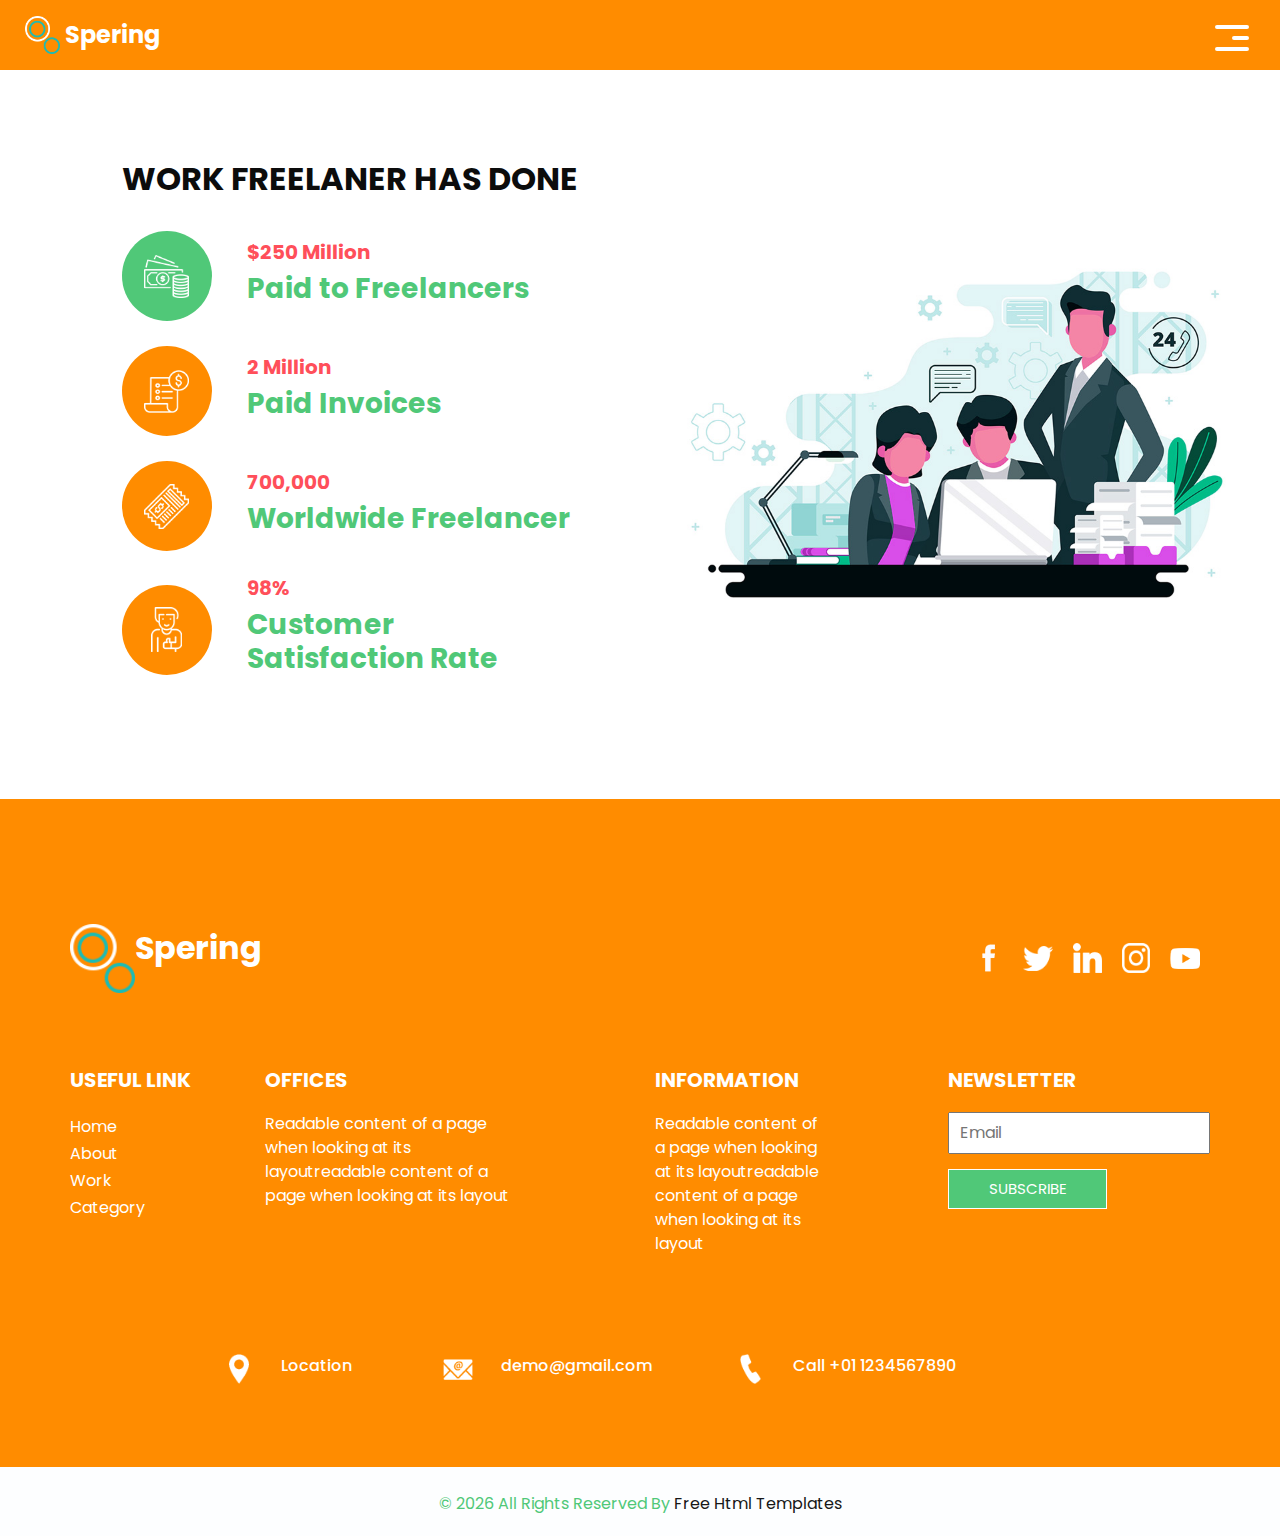
<file: work.html>
<!DOCTYPE html>
<html>

<head>
  <!-- Basic -->
  <meta charset="utf-8" />
  <meta http-equiv="X-UA-Compatible" content="IE=edge" />
  <!-- Mobile Metas -->
  <meta name="viewport" content="width=device-width, initial-scale=1, shrink-to-fit=no" />
  <!-- Site Metas -->
  <meta name="keywords" content="" />
  <meta name="description" content="" />
  <meta name="author" content="" />

  <title>Spering</title>

  <!-- bootstrap core css -->
  <link rel="stylesheet" type="text/css" href="css/bootstrap.css" />

  <link href="https://fonts.googleapis.com/css?family=Poppins:400,700&display=swap" rel="stylesheet">
  <!-- Custom styles for this template -->
  <link href="css/style.css" rel="stylesheet" />
  <!-- responsive style -->
  <link href="css/responsive.css" rel="stylesheet" />
</head>

<body class="sub_page">
  <div class="hero_area">
    <!-- header section strats -->
    <header class="header_section">
      <div class="container-fluid">
        <nav class="navbar navbar-expand-lg custom_nav-container">
          <a class="navbar-brand" href="index.html">
            <img src="images/logo.png" alt="" />
            <span>
              Spering
            </span>
          </a>
          <button class="navbar-toggler" type="button" data-toggle="collapse" data-target="#navbarSupportedContent" aria-controls="navbarSupportedContent" aria-expanded="false" aria-label="Toggle navigation">
            <span class="navbar-toggler-icon"></span>
          </button>

          <div class="collapse navbar-collapse" id="navbarSupportedContent">
             <ul class="navbar-nav  ">
              <li class="nav-item ">
                <a class="nav-link" href="index.html">Home <span class="sr-only">(current)</span></a>
              </li>
              <li class="nav-item">
                <a class="nav-link" href="about.html"> About</a>
              </li>
              <li class="nav-item">
                <a class="nav-link" href="work.html">Work </a>
              </li>
              <li class="nav-item active">
                <a class="nav-link" href="category.html"> Category </a>
              </li>
              <li class="nav-item">
              <a class="nav-link" id="toggle-mode">Dark Mode</a>
              </li>
            </ul>
            <div class="user_option">
              <a href="">
                <span>
                  Login
                </span>
              </a>
              <form class="form-inline my-2 my-lg-0 ml-0 ml-lg-4 mb-3 mb-lg-0">
                <button class="btn  my-2 my-sm-0 nav_search-btn" type="submit"></button>
              </form>
            </div>
          </div>
          <div>
            <div class="custom_menu-btn ">
              <button>
                <span class=" s-1">

                </span>
                <span class="s-2">

                </span>
                <span class="s-3">

                </span>
              </button>
            </div>
          </div>

        </nav>
      </div>
    </header>
    <!-- end header section -->
  </div>


  <!-- freelance section -->

  <section class="freelance_section layout_padding">
    <div id="accordion">
      <div class="container-fluid">
        <div class="row">
          <div class="col-md-5 offset-md-1">
            <div class="detail-box">
              <div class="heading_container">
                <h2>
                  Work Freelaner Has Done
                </h2>
              </div>
              <div class="tab_container">
                <div class="t-link-box" data-toggle="collapse" data-target="#collapseOne" aria-expanded="true" aria-controls="collapseOne">
                  <div class="img-box">
                    <img src="images/f1.png" alt="">
                  </div>
                  <div class="detail-box">
                    <h5>
                      $250 Million
                    </h5>
                    <h3>
                      Paid to Freelancers
                    </h3>
                  </div>
                </div>
                <div class="t-link-box collapsed" data-toggle="collapse" data-target="#collapseTwo" aria-expanded="false" aria-controls="collapseTwo">
                  <div class="img-box">
                    <img src="images/f2.png" alt="">
                  </div>
                  <div class="detail-box">
                    <h5>
                      2 Million
                    </h5>
                    <h3>
                      Paid Invoices
                    </h3>
                  </div>
                </div>
                <div class="t-link-box collapsed" data-toggle="collapse" data-target="#collapseThree" aria-expanded="false" aria-controls="collapseThree">
                  <div class="img-box">
                    <img src="images/f3.png" alt="">
                  </div>
                  <div class="detail-box">
                    <h5>
                      700,000
                    </h5>
                    <h3>
                      Worldwide Freelancer
                    </h3>
                  </div>
                </div>
                <div class="t-link-box collapsed" data-toggle="collapse" data-target="#collapseFour" aria-expanded="false" aria-controls="collapseFour">
                  <div class="img-box">
                    <img src="images/f4.png" alt="">
                  </div>
                  <div class="detail-box">
                    <h5>
                      98%
                    </h5>
                    <h3>
                      Customer <br>
                      Satisfaction Rate
                    </h3>
                  </div>
                </div>
              </div>
            </div>
          </div>
          <div class="col-md-6">
            <div class="collapse show" id="collapseOne" aria-labelledby="headingOne" data-parent="#accordion">
              <div class="img-box">
                <img src="images/freelance-img.jpg" alt="">
              </div>
            </div>
            <div class="collapse" id="collapseTwo" aria-labelledby="headingTwo" data-parent="#accordion">
              <div class="img-box">
                <img src="images/freelance-img.jpg" alt="">
              </div>
            </div>
            <div class="collapse" id="collapseThree" aria-labelledby="headingThree" data-parent="#accordion">
              <div class="img-box">
                <img src="images/freelance-img.jpg" alt="">
              </div>
            </div>
            <div class="collapse" id="collapseFour" aria-labelledby="headingfour" data-parent="#accordion">
              <div class="img-box">
                <img src="images/freelance-img.jpg" alt="">
              </div>
            </div>
          </div>
        </div>
      </div>
    </div>
  </section>

  <!-- end freelance section -->

  <!-- info section -->

  <section class="info_section ">
    <div class="info_container layout_padding-top">
      <div class="container">
        <div class="info_top">
          <div class="info_logo">
            <img src="images/logo.png" alt="" />
            <span>
              Spering
            </span>
          </div>
          <div class="social_box">
            <a href="#">
              <img src="images/fb.png" alt="">
            </a>
            <a href="#">
              <img src="images/twitter.png" alt="">
            </a>
            <a href="#">
              <img src="images/linkedin.png" alt="">
            </a>
            <a href="#">
              <img src="images/instagram.png" alt="">
            </a>
            <a href="#">
              <img src="images/youtube.png" alt="">
            </a>
          </div>
        </div>

        <div class="info_main">
          <div class="row">
            <div class="col-md-3 col-lg-2">
              <div class="info_link-box">
                <h5>
                  Useful Link
                </h5>
                <ul>
                  <li class=" active">
                    <a class="" href="index.html">Home <span class="sr-only">(current)</span></a>
                  </li>
                  <li class="">
                    <a class="" href="about.html">About </a>
                  </li>
                  <li class="">
                    <a class="" href="work.html">Work </a>
                  </li>
                  <li class="">
                    <a class="" href="category.html">Category </a>
                  </li>
                </ul>
              </div>
            </div>
            <div class="col-md-3 ">
              <h5>
                Offices
              </h5>
              <p>
                Readable content of a page when looking at its layoutreadable content of a page when looking at its layout
              </p>
            </div>

            <div class="col-md-3 col-lg-2 offset-lg-1">
              <h5>
                Information
              </h5>
              <p>
                Readable content of a page when looking at its layoutreadable content of a page when looking at its layout
              </p>
            </div>

            <div class="col-md-3  offset-lg-1">
              <div class="info_form ">
                <h5>
                  Newsletter
                </h5>
                <form action="">
                  <input type="email" placeholder="Email">
                  <button>
                    Subscribe
                  </button>
                </form>
              </div>
            </div>
          </div>
        </div>
        <div class="row">
          <div class="col-lg-9 col-md-10 mx-auto">
            <div class="info_contact layout_padding2">
              <div class="row">
                <div class="col-md-3">
                  <a href="#" class="link-box">
                    <div class="img-box">
                      <img src="images/location.png" alt="">
                    </div>
                    <div class="detail-box">
                      <h6>
                        Location
                      </h6>
                    </div>
                  </a>
                </div>
                <div class="col-md-4">
                  <a href="#" class="link-box">
                    <div class="img-box">
                      <img src="images/mail.png" alt="">
                    </div>
                    <div class="detail-box">
                      <h6>
                        demo@gmail.com
                      </h6>
                    </div>
                  </a>
                </div>
                <div class="col-md-5">
                  <a href="#" class="link-box">
                    <div class="img-box">
                      <img src="images/call.png" alt="">
                    </div>
                    <div class="detail-box">
                      <h6>
                        Call +01 1234567890
                      </h6>
                    </div>
                  </a>
                </div>
              </div>
            </div>
          </div>
        </div>

      </div>
    </div>
  </section>

  <!-- end info section -->

  <!-- footer section -->
  <footer class="container-fluid footer_section ">
    <div class="container">
      <p>
        &copy; <span id="displayDate"></span> All Rights Reserved By
        <a href="https://html.design/">Free Html Templates</a>
      </p>
    </div>
  </footer>
  <!-- end  footer section -->


  <script src="js/jquery-3.4.1.min.js"></script>
  <script src="js/bootstrap.js"></script>
  <script src="js/custom.js"></script>

<script>
        const backToTop = document.createElement('button');
        backToTop.innerHTML = "↑";
        backToTop.style.cssText = "position:fixed; bottom:20px; right:20px; background:orange; color:white; border:none; padding:10px; border-radius:5px; display:none; cursor:pointer; font-size:20px;";
        document.body.appendChild(backToTop);

        window.addEventListener('scroll', () => {
            if (window.scrollY > 300) {
                backToTop.style.display = "block";
            } else {
                backToTop.style.display = "none";
            }
        });

        backToTop.addEventListener('click', () => {
            window.scrollTo({ top: 0, behavior: 'smooth' });
        });

        document.addEventListener("DOMContentLoaded", function () {
    document.getElementById("toggle-mode").onclick = function () {
        document.body.classList.toggle("dark-mode");
    };
});
    </script>
</body>

</body>
</body>

</html>
</file>
<file: css/style.css>
body {
  font-family: 'Poppins', sans-serif;
  color: #0c0c0c;
  background-color: #ffffff;
}

.layout_padding {
  padding-top: 90px;
  padding-bottom: 90px;
}

.layout_padding2 {
  padding: 45px 0;
}

.layout_padding2-top {
  padding-top: 45px;
  padding-bottom: 45px;
}

.layout_padding2-bottom {
  padding-bottom: 45px;
}

.layout_padding-top {
  padding-top: 90px;
}

.layout_padding-bottom {
  padding-bottom: 90px;
}

.heading_container {
  display: -webkit-box;
  display: -ms-flexbox;
  display: flex;
}

.heading_container h2 {
  font-weight: bold;
  text-transform: uppercase;
}

/*header section*/
.hero_area {
  height: calc(100vh - 30px);
  background: -webkit-gradient(linear, left top, right top, color-stop(55%, #1a2e35), color-stop(55%, #1cbbb4));
  background: linear-gradient(to right, #50C878 55%, darkorange 55%);
  display: -webkit-box;
  display: -ms-flexbox;
  display: flex;
  -webkit-box-orient: vertical;
  -webkit-box-direction: normal;
      -ms-flex-direction: column;
          flex-direction: column;
  position: relative;
}

.sub_page .hero_area {
  height: auto;
  background: none;
  background-color: darkorange;
}

.hero_area.sub_pages {
  height: auto;
}

.header_section {
  overflow-x: hidden;
}

.header_section .container-fluid {
  padding-right: 25px;
  padding-left: 25px;
}

.header_section .nav_container {
  margin: 0 auto;
}

.header_section .user_option {
  display: -webkit-box;
  display: -ms-flexbox;
  display: flex;
  -webkit-box-align: center;
      -ms-flex-align: center;
          align-items: center;
}

.header_section .user_option a {
  display: -webkit-box;
  display: -ms-flexbox;
  display: flex;
  color: #ffffff;
  -webkit-box-align: center;
      -ms-flex-align: center;
          align-items: center;
}

.header_section .user_option a img {
  min-width: 20px;
  height: 20px;
  margin-right: 5px;
}

.custom_nav-container.navbar-expand-lg .navbar-nav .nav-item .nav-link {
  padding: 10px 15px;
  color: #ffffff;
  text-align: center;
}

a,
a:hover,
a:focus {
  text-decoration: none;
}

a:hover,
a:focus {
  color: initial;
}

.btn,
.btn:focus {
  outline: none !important;
  -webkit-box-shadow: none;
          box-shadow: none;
}

.custom_nav-container .nav_search-btn {
  background-image: url(../images/search-icon.png);
  background-size: 17px;
  background-repeat: no-repeat;
  background-position-y: 7px;
  width: 35px;
  height: 35px;
  padding: 0;
  border: none;
}

.custom_nav-container form {
  padding-top: 7px;
}

.navbar-brand {
  margin-right: 5%;
  display: -webkit-box;
  display: -ms-flexbox;
  display: flex;
  -webkit-box-align: center;
      -ms-flex-align: center;
          align-items: center;
}

.navbar-brand img {
  width: 35px;
  margin-right: 5px;
}

.navbar-brand span {
  font-weight: bold;
  color: #ffffff;
  font-size: 24px;
}
.dark-mode {
    background-color: #222;
    color: #fff;
}

.dark-mode .navbar,
.dark-mode .footer_section,
.dark-mode .hero_area,
.dark-mode .info_section {
    background-color: #1a2e35;
}

.dark-mode button {
    background-color: #1a2e35;
    color: white;
}
#time{
    color: black;
    font-size: 50px;
    margin-top: 20px;
}
.custom_nav-container {
  z-index: 99999;
  padding: 0;
  height: 70px;
}

.custom_nav-container .navbar-toggler {
  outline: none;
}

.custom_nav-container .navbar-toggler .navbar-toggler-icon {
  background-image: url(../images/menu.png);
  background-size: 30px;
  width: 32px;
  height: 32px;
}

.lg_toggl-btn {
  background-color: transparent;
  border: none;
  outline: none;
  width: 56px;
  height: 40px;
  cursor: pointer;
}

.lg_toggl-btn:focus {
  outline: none;
}

.login_btn-container {
  padding-top: 30px;
}

.login_btn-container a {
  color: #1cbbb4;
  text-transform: uppercase;
}

/*end header section*/
/* slider section */
.slider_section {
  -webkit-box-flex: 1;
      -ms-flex: 1;
          flex: 1;
  display: -webkit-box;
  display: -ms-flexbox;
  display: flex;
  -webkit-box-align: center;
      -ms-flex-align: center;
          align-items: center;
  position: relative;
}

.slider_section .row {
  -webkit-box-align: center;
      -ms-flex-align: center;
          align-items: center;
}

.slider_section .row > div {
  position: unset;
}

.slider_section .detail-box h1 {
  color: #ffffff;
  font-weight: bold;
  text-transform: uppercase;
}

.slider_section .detail-box p {
  color: #ffffff;
  margin-top: 15px;
}

.slider_section .detail-box .btn-box {
  display: -webkit-box;
  display: -ms-flexbox;
  display: flex;
  -ms-flex-wrap: wrap;
      flex-wrap: wrap;
  margin: 45px -5px 0 -5px;
}

.slider_section .detail-box .btn-box a {
  text-align: center;
  width: 165px;
  font-size: 15px;
  margin: 5px;
}

.slider_section .detail-box .btn-box .btn-1 {
  display: inline-block;
  padding: 10px 0;
  background-color: darkorange;
  color: #ffffff;
  -webkit-transition: all 0.3s;
  transition: all 0.3s;
  border: 1px solid transparent;
  border-radius: 10px;
}

.slider_section .detail-box .btn-box .btn-1:hover {
  background-color: #1a2e35;
  border-color: whitesmoke;
  color: white;
}

.slider_section .detail-box .btn-box .btn-2 {
  display: inline-block;
  padding: 10px 0;
  background-color: #ffffff;
  color: #252525;
  -webkit-transition: all 0.3s;
  transition: all 0.3s;
  border: 1px solid transparent;
  border-radius: 10px;
}

.slider_section .detail-box .btn-box .btn-2:hover {
  background-color: transparent;
  border-color: #ffffff;
  color: #ffffff;
}

.slider_section .img-container .img-box img {
  width: 100%;
}

.slider_section #carouselExampleIndicators {
  position: unset;
  width: 100%;
}

.slider_section .carousel_btn-container {
  width: 120px;
  position: absolute;
  bottom: 0;
  display: -webkit-box;
  display: -ms-flexbox;
  display: flex;
  -webkit-box-pack: justify;
      -ms-flex-pack: justify;
          justify-content: space-between;
  left: 8.5%;
  z-index: 999;
  -webkit-transform: translateY(50%);
          transform: translateY(50%);
}

.slider_section .carousel_btn-container .carousel-control-prev,
.slider_section .carousel_btn-container .carousel-control-next {
  position: relative;
  width: 55px;
  height: 55px;
  border: none;
  border-radius: 100%;
  opacity: 1;
  background-repeat: no-repeat;
  background-size: 14px;
  background-position: center;
  background-color: #1cbbb4;
  margin: 2px;
}

.slider_section .carousel_btn-container .carousel-control-prev:hover,
.slider_section .carousel_btn-container .carousel-control-next:hover {
  background-color: #ff4f5a;
}

.slider_section .carousel_btn-container .carousel-control-prev {
  background-image: url(../images/prev.png);
}

.slider_section .carousel_btn-container .carousel-control-next {
  background-image: url(../images/next.png);
}

.slider_section ol.carousel-indicators {
  margin: 0;
  width: 75px;
  bottom: 45px;
  left: initial;
  right: 25px;
}

.slider_section ol.carousel-indicators li {
  border-radius: 100%;
  text-indent: 0px;
  text-align: center;
  line-height: 55px;
  color: #ffffff;
  background-color: transparent;
  opacity: 1;
  display: none;
}

.slider_section ol.carousel-indicators li.active {
  display: block;
}

.experience_section .row {
  -webkit-box-align: center;
      -ms-flex-align: center;
          align-items: center;
}

.experience_section .detail-box p {
  margin-top: 20px;
}

.experience_section .detail-box .btn-box {
  display: -webkit-box;
  display: -ms-flexbox;
  display: flex;
  -ms-flex-wrap: wrap;
      flex-wrap: wrap;
  margin: 45px -5px 0 -5px;
}

.experience_section .detail-box .btn-box a {
  text-align: center;
  width: 165px;
  font-size: 15px;
  margin: 5px;
}

.experience_section .detail-box .btn-box .btn-1 {
  display: inline-block;
  padding: 10px 0;
  background-color: darkorange;
  color: #ffffff;
  -webkit-transition: all 0.3s;
  transition: all 0.3s;
  border: 1px solid transparent;
  border-radius: 0;
}

.experience_section .detail-box .btn-box .btn-1:hover {
  background-color: transparent;
  border-color: #ff4f5a;
  color: #ff4f5a;
}

.experience_section .detail-box .btn-box .btn-2 {
  display: inline-block;
  padding: 10px 0;
  background-color: #50C878;
  color: #ffffff;
  -webkit-transition: all 0.3s;
  transition: all 0.3s;
  border: 1px solid transparent;
  border-radius: 0;
}

.experience_section .detail-box .btn-box .btn-2:hover {
  background-color: transparent;
  border-color: #1a2e35;
  color: #1a2e35;
}

.experience_section .img-box img {
  width: 100%;
}

.category_section {
  background-color: #50C878;
  color: #ffffff;
  text-align: center;
}

.category_section .heading_container {
  -webkit-box-pack: center;
      -ms-flex-pack: center;
          justify-content: center;
}

.category_section .heading_container h2 {
  border-bottom: 1px solid #ffffff;
}

.category_section .category_container {
  display: -webkit-box;
  display: -ms-flexbox;
  display: flex;
  -ms-flex-wrap: wrap;
      flex-wrap: wrap;
  -webkit-box-pack: justify;
      -ms-flex-pack: justify;
          justify-content: space-between;
  margin-top: 25px;
}

.category_section .category_container .box {
  display: -webkit-box;
  display: -ms-flexbox;
  display: flex;
  -webkit-box-orient: vertical;
  -webkit-box-direction: normal;
      -ms-flex-direction: column;
          flex-direction: column;
  -webkit-box-align: center;
      -ms-flex-align: center;
          align-items: center;
  margin: 10px 0;
  min-width: 130px;
  -ms-flex-preferred-size: 26%;
      flex-basis: 26%;
}

.category_section .category_container .box .img-box {
  width: 120px;
  height: 120px;
  display: -webkit-box;
  display: -ms-flexbox;
  display: flex;
  -webkit-box-pack: center;
      -ms-flex-pack: center;
          justify-content: center;
  -webkit-box-align: center;
      -ms-flex-align: center;
          align-items: center;
}

.about_section {
  text-align: center;
}

.about_section .img-box img {
  width: 100%;
}

.about_section .detail-box h2 {
  font-weight: bold;
  text-transform: uppercase;
}

.about_section .detail-box p {
  margin-top: 15px;
}

.about_section .detail-box a {
  display: inline-block;
  padding: 10px 45px;
  background-color: darkorange;
  color: #ffffff;
  -webkit-transition: all 0.3s;
  transition: all 0.3s;
  border: 1px solid transparent;
  border-radius: 0;
  margin-top: 25px;
}

.about_section .detail-box a:hover {
  background-color: transparent;
  border-color: #ff4f5a;
  color: #ff4f5a;
}

.freelance_section .row {
  -webkit-box-align: center;
      -ms-flex-align: center;
          align-items: center;
}

.freelance_section .tab_container .t-link-box {
  margin: 25px 0;
  display: -webkit-box;
  display: -ms-flexbox;
  display: flex;
  -webkit-box-align: center;
      -ms-flex-align: center;
          align-items: center;
  cursor: pointer;
}

.freelance_section .tab_container .t-link-box .img-box {
  width: 90px;
  height: 90px;
  min-width: 90px;
  min-height: 90px;
  display: -webkit-box;
  display: -ms-flexbox;
  display: flex;
  -webkit-box-pack: center;
      -ms-flex-pack: center;
          justify-content: center;
  -webkit-box-align: center;
      -ms-flex-align: center;
          align-items: center;
  background-color: darkorange;
  border-radius: 100%;
  margin-right: 35px;
}

.freelance_section .tab_container .t-link-box .img-box img {
  width: auto;
  height: auto;
  max-width: 45px;
  max-height: 45px;
}

.freelance_section .tab_container .t-link-box .detail-box h5 {
  font-weight: bold;
  color: #ff4f5a;
}

.freelance_section .tab_container .t-link-box .detail-box h3 {
  font-weight: bold;
  color: #50C878;
}

.freelance_section .tab_container .t-link-box[aria-expanded="true"] .img-box, .freelance_section .tab_container .t-link-box:hover .img-box {
  background-color: #50C878;
}

.freelance_section .img-box img {
  width: 100%;
}

.client_section .heading_container {
  -webkit-box-pack: center;
      -ms-flex-pack: center;
          justify-content: center;
  margin-bottom: 25px;
}

.client_section .detail-box {
  text-align: center;
  margin: 25px 35px;
  padding: 45px 65px 35px 65px;
  -webkit-box-shadow: 0px 0px 20px 0 rgba(0, 0, 0, 0.2);
          box-shadow: 0px 0px 20px 0 rgba(0, 0, 0, 0.2);
}

.client_section .detail-box h4 {
  font-weight: bold;
}

.client_section .detail-box p {
  margin-top: 15px;
  margin-bottom: 25px;
}

.client_section .carousel-control-prev,
.client_section .carousel-control-next {
  top: 50%;
  width: 65px;
  height: 65px;
  border: none;
  border-radius: 100%;
  opacity: 1;
  background-repeat: no-repeat;
  background-size: 10px;
  background-position: center;
  background-color: darkorange;
  margin: 2px;
  -webkit-transform: translateY(-50%);
          transform: translateY(-50%);
}

.client_section .carousel-control-prev {
  background-image: url(../images/prev-angle.png);
}

.client_section .carousel-control-next {
  background-image: url(../images/next-angle.png);
}

/* info section */
.info_section {
  position: relative;
  background-color: darkorange;
  color: #ffffff;
}

.info_section .heading_container {
  margin-bottom: 45px;
}

.info_section h5 {
  text-transform: uppercase;
  font-weight: bold;
  margin-bottom: 20px;
}

.info_section .info_top {
  display: -webkit-box;
  display: -ms-flexbox;
  display: flex;
  -webkit-box-align: center;
      -ms-flex-align: center;
          align-items: center;
  -webkit-box-pack: justify;
      -ms-flex-pack: justify;
          justify-content: space-between;
  margin-top: 35px;
  margin-bottom: 75px;
}

.info_section .info_top .info_logo {
  display: -webkit-box;
  display: -ms-flexbox;
  display: flex;
}

.info_section .info_top .info_logo img {
  width: 65px;
}

.info_section .info_top .info_logo span {
  color: #ffffff;
  font-weight: bold;
  font-size: 32px;
}

.info_section .info_top .social_box {
  display: -webkit-box;
  display: -ms-flexbox;
  display: flex;
  -webkit-box-align: center;
      -ms-flex-align: center;
          align-items: center;
}

.info_section .info_top .social_box a {
  margin: 0 10px;
}

.info_section .info_top .social_box a img {
  width: auto;
  height: auto;
  max-width: 30px;
  max-height: 30px;
}

.info_section a {
  text-transform: none;
}

.info_section ul {
  padding: 0;
}

.info_section ul li {
  list-style-type: none;
  margin: 3px 0;
}

.info_section ul li a {
  color: #ffffff;
}

.info_section .info_link-box {
  display: -webkit-box;
  display: -ms-flexbox;
  display: flex;
  -webkit-box-orient: vertical;
  -webkit-box-direction: normal;
      -ms-flex-direction: column;
          flex-direction: column;
}

.info_section .info_form form input {
  outline: none;
  width: 100%;
  padding: 7px 10px;
}

.info_section .info_form form button {
  display: inline-block;
  padding: 8px 40px;
  background-color: #50C878;
  color: #ffffff;
  -webkit-transition: all 0.3s;
  transition: all 0.3s;
  border: 1px solid transparent;
  border-radius: 0;
  border: 1.5px solid #ffffff;
  margin-top: 15px;
  text-transform: uppercase;
  font-size: 15px;
}

.info_section .info_form form button:hover {
  background-color: transparent;
  border-color:#50C878;
  color: #50C878;
}

.info_section .info_contact .link-box {
  display: -webkit-box;
  display: -ms-flexbox;
  display: flex;
  -webkit-box-align: center;
      -ms-flex-align: center;
          align-items: center;
  margin: 30px 0;
  color: #ffffff;
}

.info_section .info_contact .link-box .img-box {
  display: -webkit-box;
  display: -ms-flexbox;
  display: flex;
  -webkit-box-pack: center;
      -ms-flex-pack: center;
          justify-content: center;
  -webkit-box-align: center;
      -ms-flex-align: center;
          align-items: center;
  min-width: 45px;
  min-height: 45px;
  margin-right: 20px;
}

.info_section .info_contact .link-box .img-box img {
  width: auto;
  height: auto;
  max-width: 30px;
  max-height: 30px;
}

/* end info section */
/* footer section*/
.footer_section {
  display: -webkit-box;
  display: -ms-flexbox;
  display: flex;
  -webkit-box-orient: vertical;
  -webkit-box-direction: normal;
      -ms-flex-direction: column;
          flex-direction: column;
  -webkit-box-pack: center;
      -ms-flex-pack: center;
          justify-content: center;
  background-color: #fdfeff;
}

.footer_section p {
  color: #50C878;
  margin: 0;
  padding: 25px 0 20px 0;
  margin: 0 auto;
  text-align: center;
}

.footer_section a {
  color: #171717;
}

/* end footer section*/
#navbarSupportedContent {
  -webkit-transform: translateX(100vw);
          transform: translateX(100vw);
  opacity: 0;
  -webkit-transition: all 0.3s ease-in;
  transition: all 0.3s ease-in;
  -webkit-box-pack: justify;
      -ms-flex-pack: justify;
          justify-content: space-between;
  -webkit-box-align: center;
      -ms-flex-align: center;
          align-items: center;
}

#navbarSupportedContent.lg_nav-toggle {
  -webkit-transform: translateX(0);
          transform: translateX(0);
  opacity: 1;
}

.custom_menu-btn button {
  margin-top: 12px;
  outline: none;
  border: none;
  background-color: transparent;
}

.custom_menu-btn button span {
  display: block;
  width: 34px;
  height: 4px;
  background-color: #fff;
  margin: 7px 0;
  -webkit-transition: all 0.3s;
  transition: all 0.3s;
  border-radius: 10px;
}

.custom_menu-btn .s-2 {
  -webkit-transition: all 0.1s;
  transition: all 0.1s;
  width: 17px;
  margin-left: auto;
}

.menu_btn-style button .s-1 {
  -webkit-transform: rotate(45deg) translate(8px, 8px);
          transform: rotate(45deg) translate(8px, 8px);
}

.menu_btn-style button .s-2 {
  -webkit-transform: translateX(100px);
          transform: translateX(100px);
}

.menu_btn-style button .s-3 {
  -webkit-transform: rotate(-45deg) translate(8px, -8px);
          transform: rotate(-45deg) translate(8px, -8px);
}
/*# sourceMappingURL=style.css.map */
</file>
<file: css/responsive.css>
@media (max-width: 1120px) {}

@media (max-width: 992px) {
  .hero_area {
    height: auto;
  }

  #navbarSupportedContent {
    opacity: 1;
    transform: none;
    margin-top: 15px;
  }


  .navbar-toggler {
    padding: 0.25rem 0;
  }


  .header_section .user_option {
    display: none;
  }

  .custom_menu-btn {
    display: none;
  }

  .navbar-nav {
    align-items: center;
  }

  .custom_nav-container .navbar-toggler {
    margin-left: auto;
  }

  .custom_nav-container {
    padding: 15px 0;
    height: auto;
  }

  .slider_section {
    padding-top: 45px;
    padding-bottom: 120px;
  }

  .info_section .info_contact .link-box .img-box {
    margin-right: 8px;
  }

}

@media (max-width: 767px) {
  .hero_area {
    background: none;
    background-color: #1a2e35;
    /* background: linear-gradient(to bottom, #1a2e35 40%, #1cbbb4 40%); */
  }

  .slider_section {
    text-align: center;
    padding-bottom: 0;
  }

  .slider_section .detail-box {
    margin-bottom: 75px;
  }

  .slider_section .detail-box .btn-box {
    justify-content: center;
  }


  .img-container {
    padding: 0;
  }

  .slider_section .img-container .img-box {

    padding: 45px 0;
    background-color: #1cbbb4;
  }

  .experience_section .img-box {

    margin-bottom: 45px;

  }

  .category_section .category_container .box {
    flex-basis: 34%;
  }

  .client_section .detail-box {
    margin: 25px;
    padding: 45px 25px 35px 25px;
  }

  .client_section .carousel-control-prev,
  .client_section .carousel-control-next {
    top: 92%;
  }

  .info_section .info_top {

    flex-direction: column;

  }

  .info_section .info_top .social_box {
    margin-top: 35px;
  }

  .info_section .row>div {

    display: flex;
    flex-direction: column;
    align-items: center;
    text-align: center;
    margin-bottom: 25px;

  }

  .info_section .info_contact .link-box {
    margin: 0;
  }



}

@media (max-width: 576px) {
  .category_section .category_container {
    justify-content: center;
  }

  .category_section .category_container .box {
    flex-basis: 52%;
  }
}

@media (max-width: 480px) {}

@media (max-width: 420px) {
  .client_section .detail-box {
    margin: 25px 5px;
    box-shadow: 0px 0px 2px 0 rgba(0, 0, 0, 0.2);
  }

  .slider_section .carousel_btn-container {

    width: 100px;
  }

  .slider_section .carousel_btn-container .carousel-control-prev,
  .slider_section .carousel_btn-container .carousel-control-next {
    width: 45px;
    height: 45px;
    background-size: 12px;
  }

  .slider_section ol.carousel-indicators {
    right: 0;
  }

  .client_section .carousel-control-prev,
  .client_section .carousel-control-next {

    top: 95%;

  }


  .client_section .carousel-control-prev,
  .client_section .carousel-control-next {
    width: 50px;
    height: 50px;
    background-size: 8px;
  }

  .freelance_section .tab_container .t-link-box .detail-box h3 {
    font-size: 22px;
  }
}

@media (max-width: 360px) {}

@media (min-width: 1200px) {
  .container {
    max-width: 1170px;
  }
}
</file>
